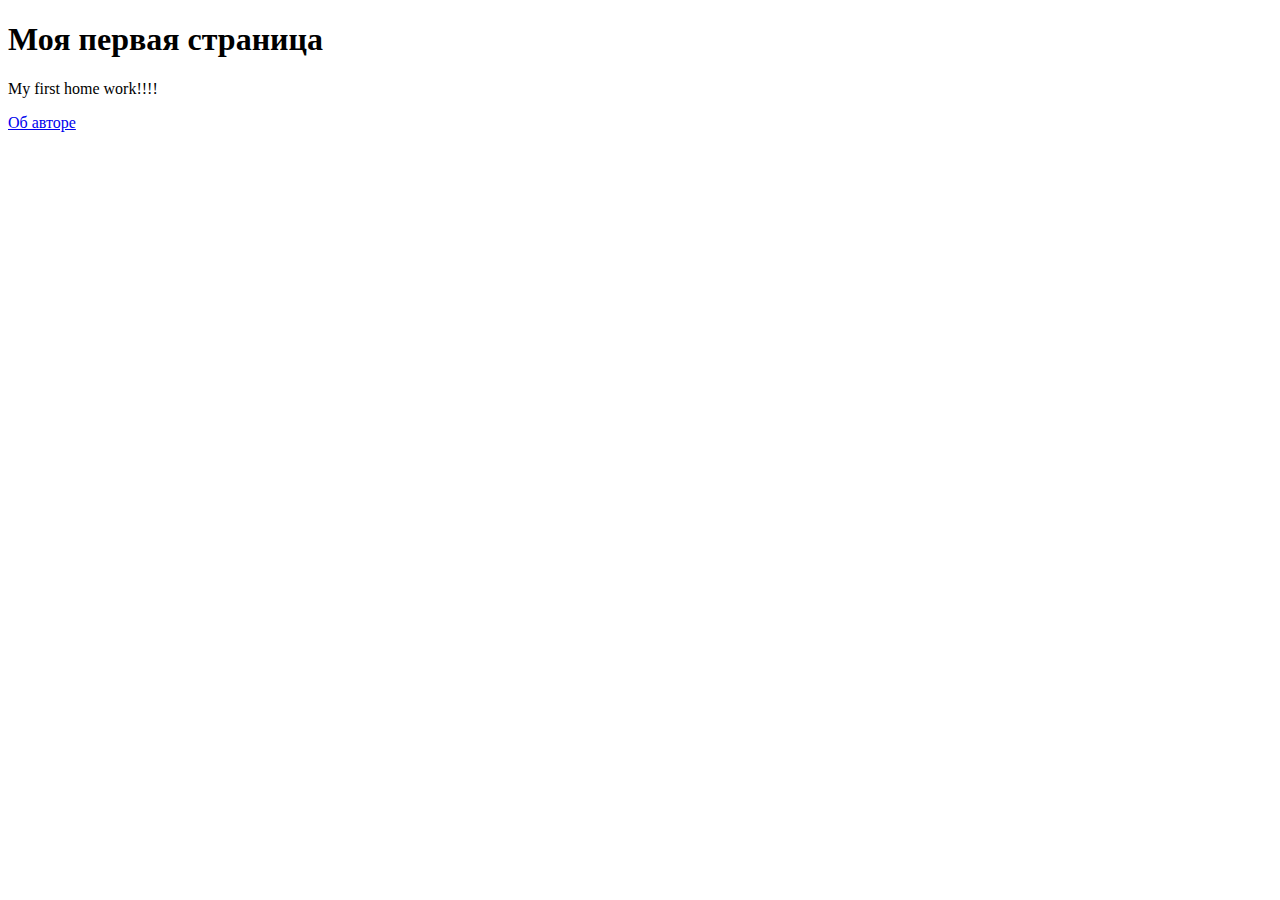
<file: lesson-2/index.html>
<!DOCTYPE html>
<html lang="en">

<head>
	<meta charset="UTF-8">
	<meta http-equiv="X-UA-Compatible" content="IE=edge">
	<meta name="viewport" content="width=device-width, initial-scale=1.0">
	<title>Document</title>
</head>

<body>
	<h1>Моя первая страница</h1>
	<p>My first home work!!!!</p>
	<p><a href="./about/index.html" target="_blank">Об авторе</a></p>
</body>

</html>
</file>
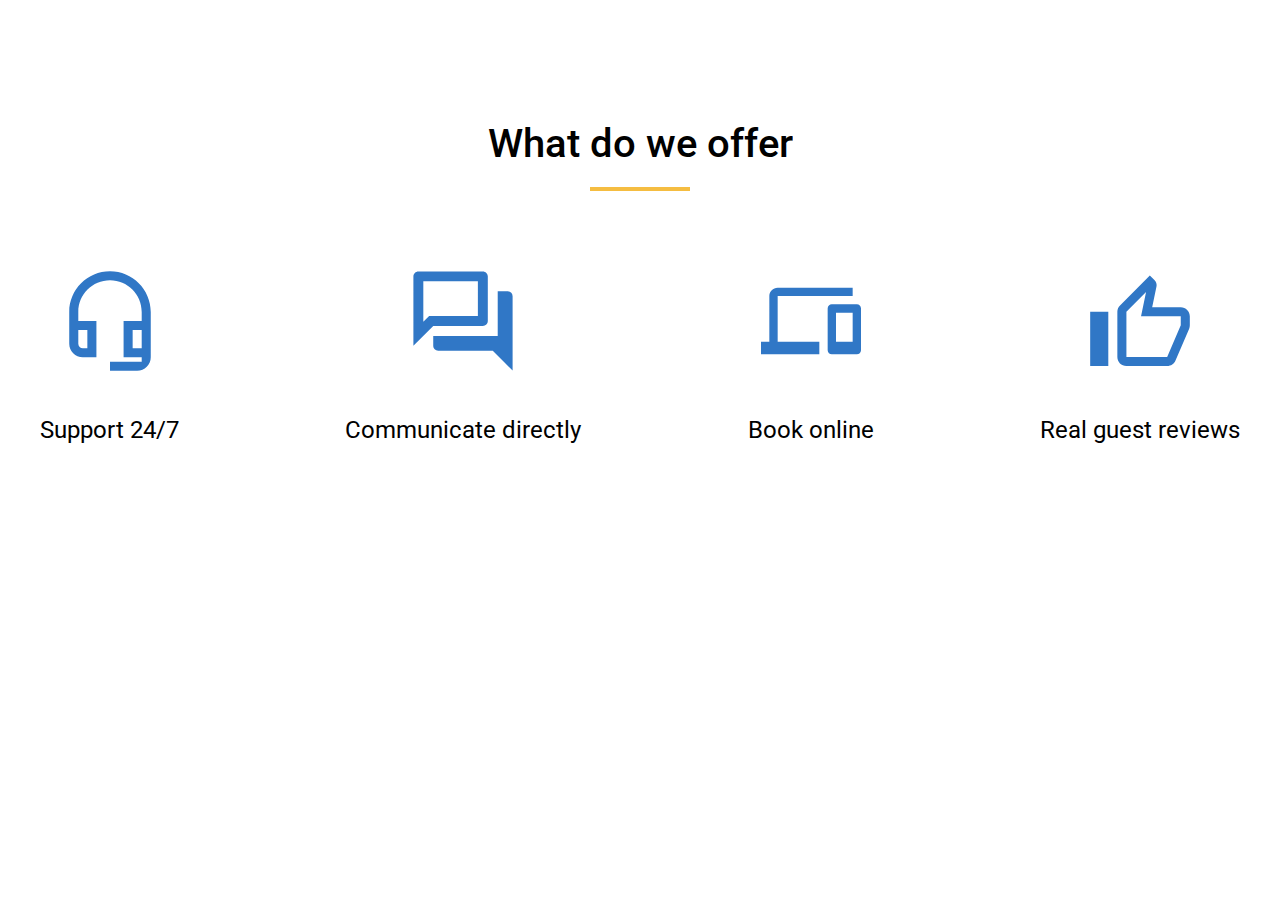
<file: lesson-4/index.html>
<!DOCTYPE html>
<html lang="en">

<head>
	<meta charset="UTF-8">
	<meta http-equiv="X-UA-Compatible" content="IE=edge">
	<meta name="viewport" content="width=device-width, initial-scale=1.0">
	<link rel="stylesheet" href="style/style.css">
	<title>CSS</title>
</head>

<body>
	<section class="advantages">
		<div class="container">
			<h2 class="advantages-title">What do we offer</h2>
			<div class="advantages-wrapper">
				<div class="advantages-item">
					<img src="img/icons/hear.svg" alt="hear">
					<div class="advantages-item__subtitle">Support 24/7</div>
				</div>
				<div class="advantages-item">
					<img src="img/icons/communicate.svg" alt="communicate">
					<div class="advantages-item__subtitle">Communicate directly</div>
				</div>
				<div class="advantages-item">
					<img src="img/icons/booking.svg" alt="booking">
					<div class="advantages-item__subtitle">Book online</div>
				</div>
				<div class="advantages-item">
					<img src="img/icons/ok.svg" alt="ok">
					<div class="advantages-item__subtitle">Real guest reviews</div>
				</div>
			</div>
		</div>
	</section>
</body>

</html>
</file>
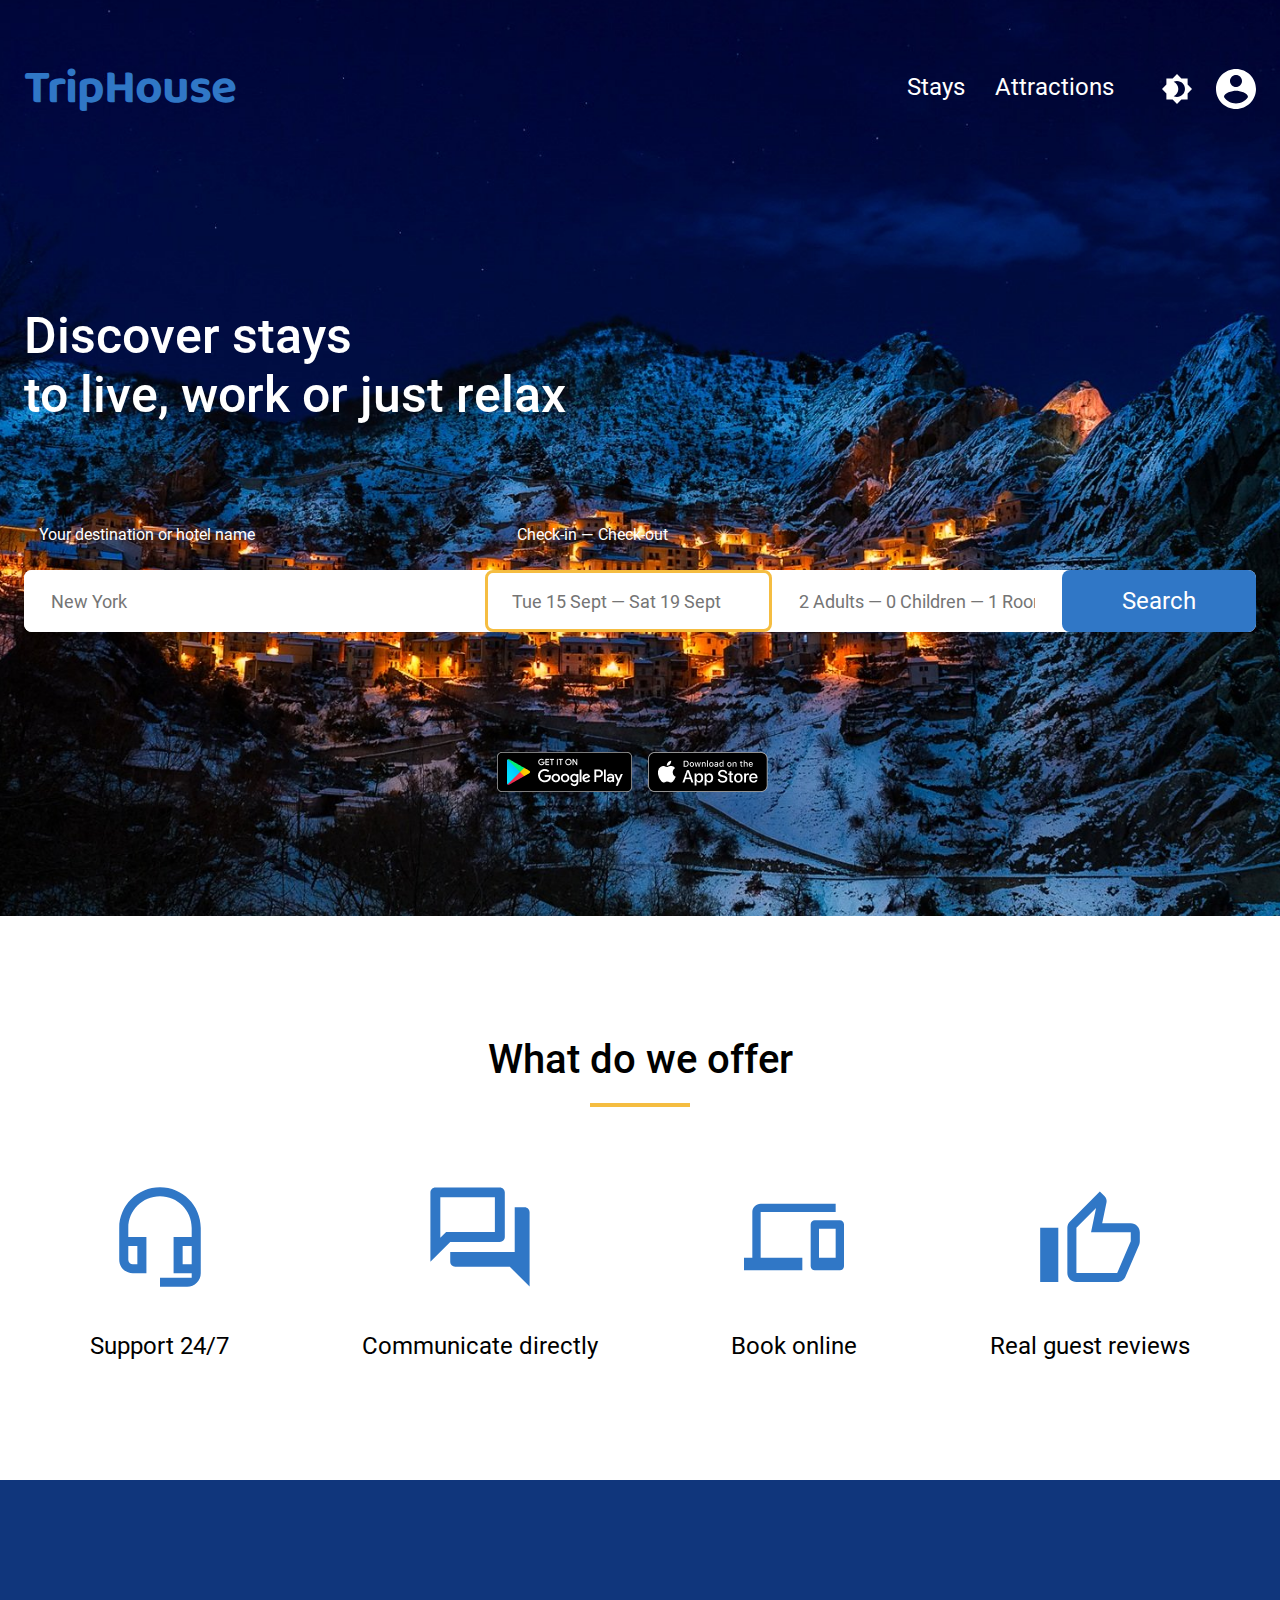
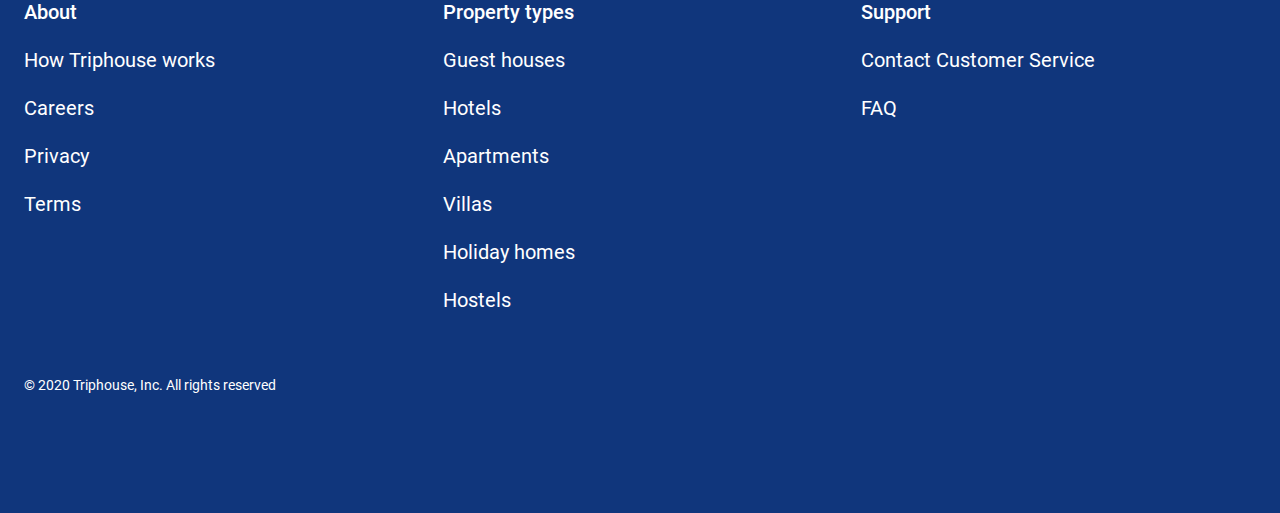
<file: lesson-6/index.html>
<!DOCTYPE html>
<html lang="en">

<head>
	<meta charset="UTF-8">
	<meta http-equiv="X-UA-Compatible" content="IE=edge">
	<meta name="viewport" content="width=device-width, initial-scale=1.0">
	<link rel="stylesheet" href="css/style.css">
	<!-- <link rel="stylesheet" href="css/media.css"> -->
	<title>CSS</title>
</head>

<body>
	<section class="main">
		<div class="container">
			<header class="header">
				<div class="header-logo">
					<a href="">TripHouse</a>
				</div>
				<div class="header-links">
					<a href="#">Stays</a>
					<a href="#">Attractions</a>
				</div>
				<div class="header-icons">
					<img src="img/icons/Night.svg" alt="">
					<img src="img/icons/account.svg" alt="">
				</div>
			</header>
			<h1 class="main-title">Discover stays <br>
				to live, work or just relax</h1>
			<form action="/" class="main-form">
				<label for="city">Your destination or hotel name</label>
				<label for="date">Check-in — Check-out</label>
				<input type="text" id="city" placeholder="New York">
				<input type="text" id="date" placeholder="Tue 15 Sept — Sat 19 Sept">
				<input type="text" placeholder="2 Adults — 0 Children — 1 Room" id="choice">
				<button class="button">Search</button>
			</form>
			<div class="main-download">
				<a href="">
					<img src="img/playmarket.png" alt="playmarket">
				</a>
				<a href="">
					<img src="img/appstore.png" alt="appstore">
				</a>
			</div>
		</div>
	</section>
	<section class="advantages">
		<div class="container">
			<h2 class="advantages-title">What do we offer</h2>
			<div class="advantages-wrapper">
				<div class="advantages-item">
					<img src="img/icons/hear.svg" alt="hear">
					<div class="advantages-item__subtitle">Support 24/7</div>
				</div>
				<div class="advantages-item">
					<img src="img/icons/communicate.svg" alt="communicate">
					<div class="advantages-item__subtitle">Communicate directly</div>
				</div>
				<div class="advantages-item">
					<img src="img/icons/booking.svg" alt="booking">
					<div class="advantages-item__subtitle">Book online</div>
				</div>
				<div class="advantages-item">
					<img src="img/icons/ok.svg" alt="ok">
					<div class="advantages-item__subtitle">Real guest reviews</div>
				</div>
			</div>
		</div>
	</section>
	<footer>
		<div class="container">
			<h4>TripHouse</h4>
			<div class="footer-wrapper">
				<div class="footer-box">
					<ul class="footer-links">
						<li><a href="#">About</a></li>
						<li><a href="#">How Triphouse works</a></li>
						<li><a href="#">Careers</a></li>
						<li><a href="#">Privacy</a></li>
						<li><a href="#">Terms</a></li>
					</ul>
				</div>
				<div class="footer-box">
					<ul class="footer-links">
						<li><a href="#">Property types</a></li>
						<li><a href="#">Guest houses</a></li>
						<li><a href="#">Hotels</a></li>
						<li><a href="#">Apartments</a></li>
						<li><a href="#">Villas</a></li>
						<li><a href="#">Holiday homes</a></li>
						<li><a href="#">Hostels</a></li>
					</ul>
				</div>
				<div class="footer-box">
					<ul class="footer-links">
						<li><a href="#">Support</a></li>
						<li><a href="#">Contact Customer Service</a></li>
						<li><a href="#">FAQ</a></li>
					</ul>
				</div>
			</div>
			<p>&#169; 2020 Triphouse, Inc. All rights reserved</p>
		</div>
	</footer>
</body>

</html>
</file>
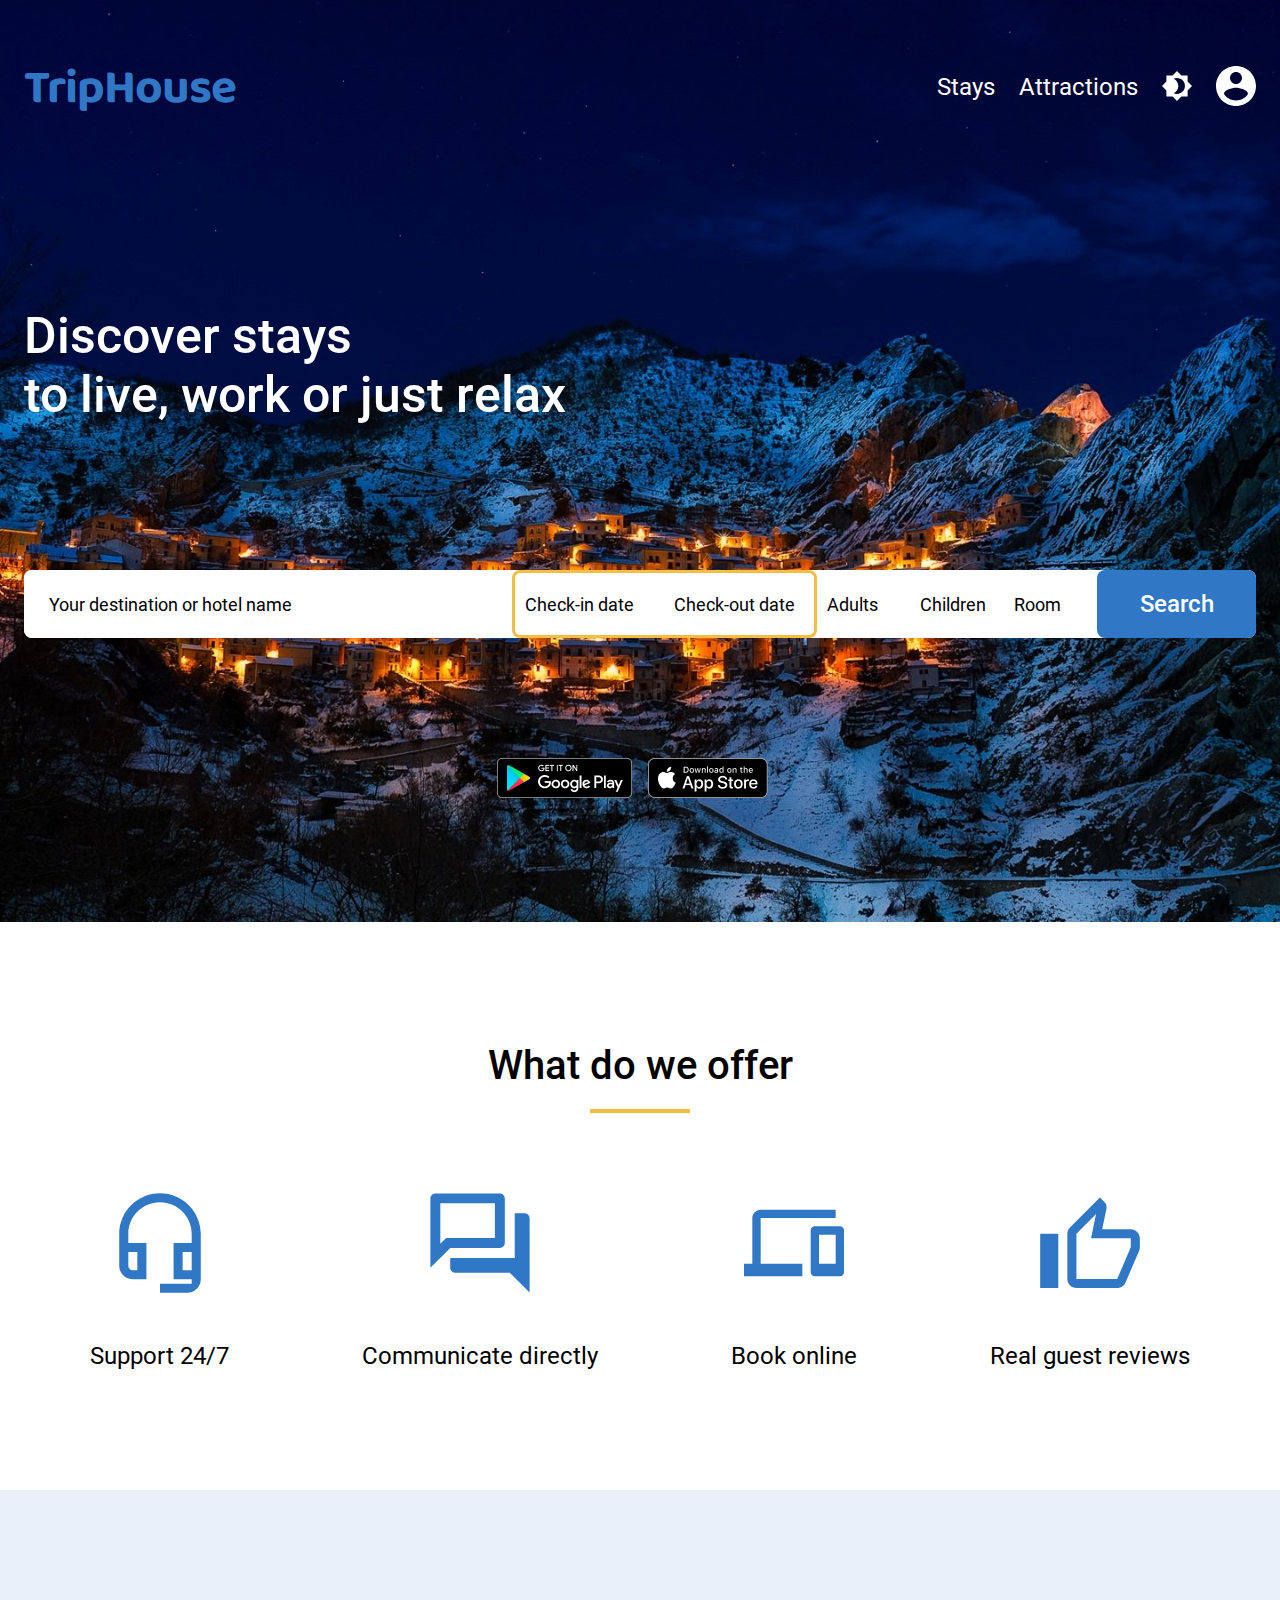
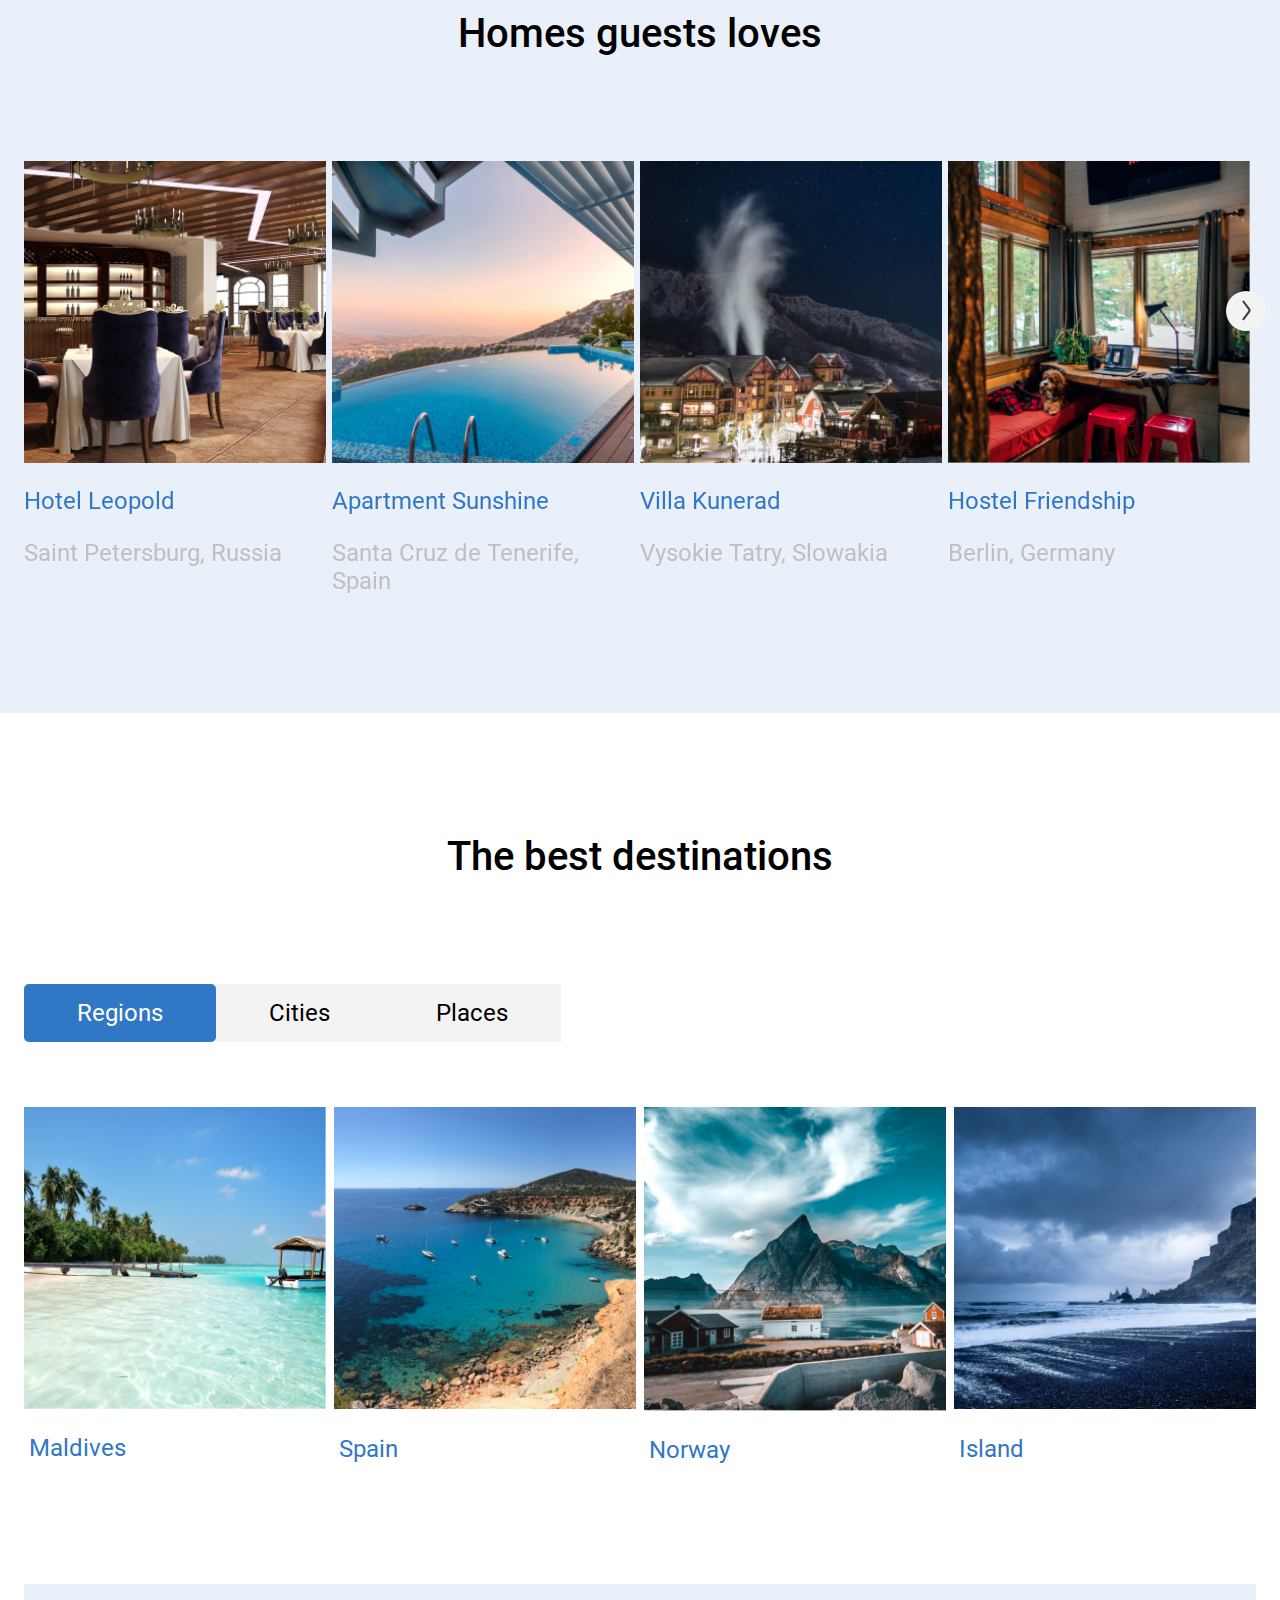
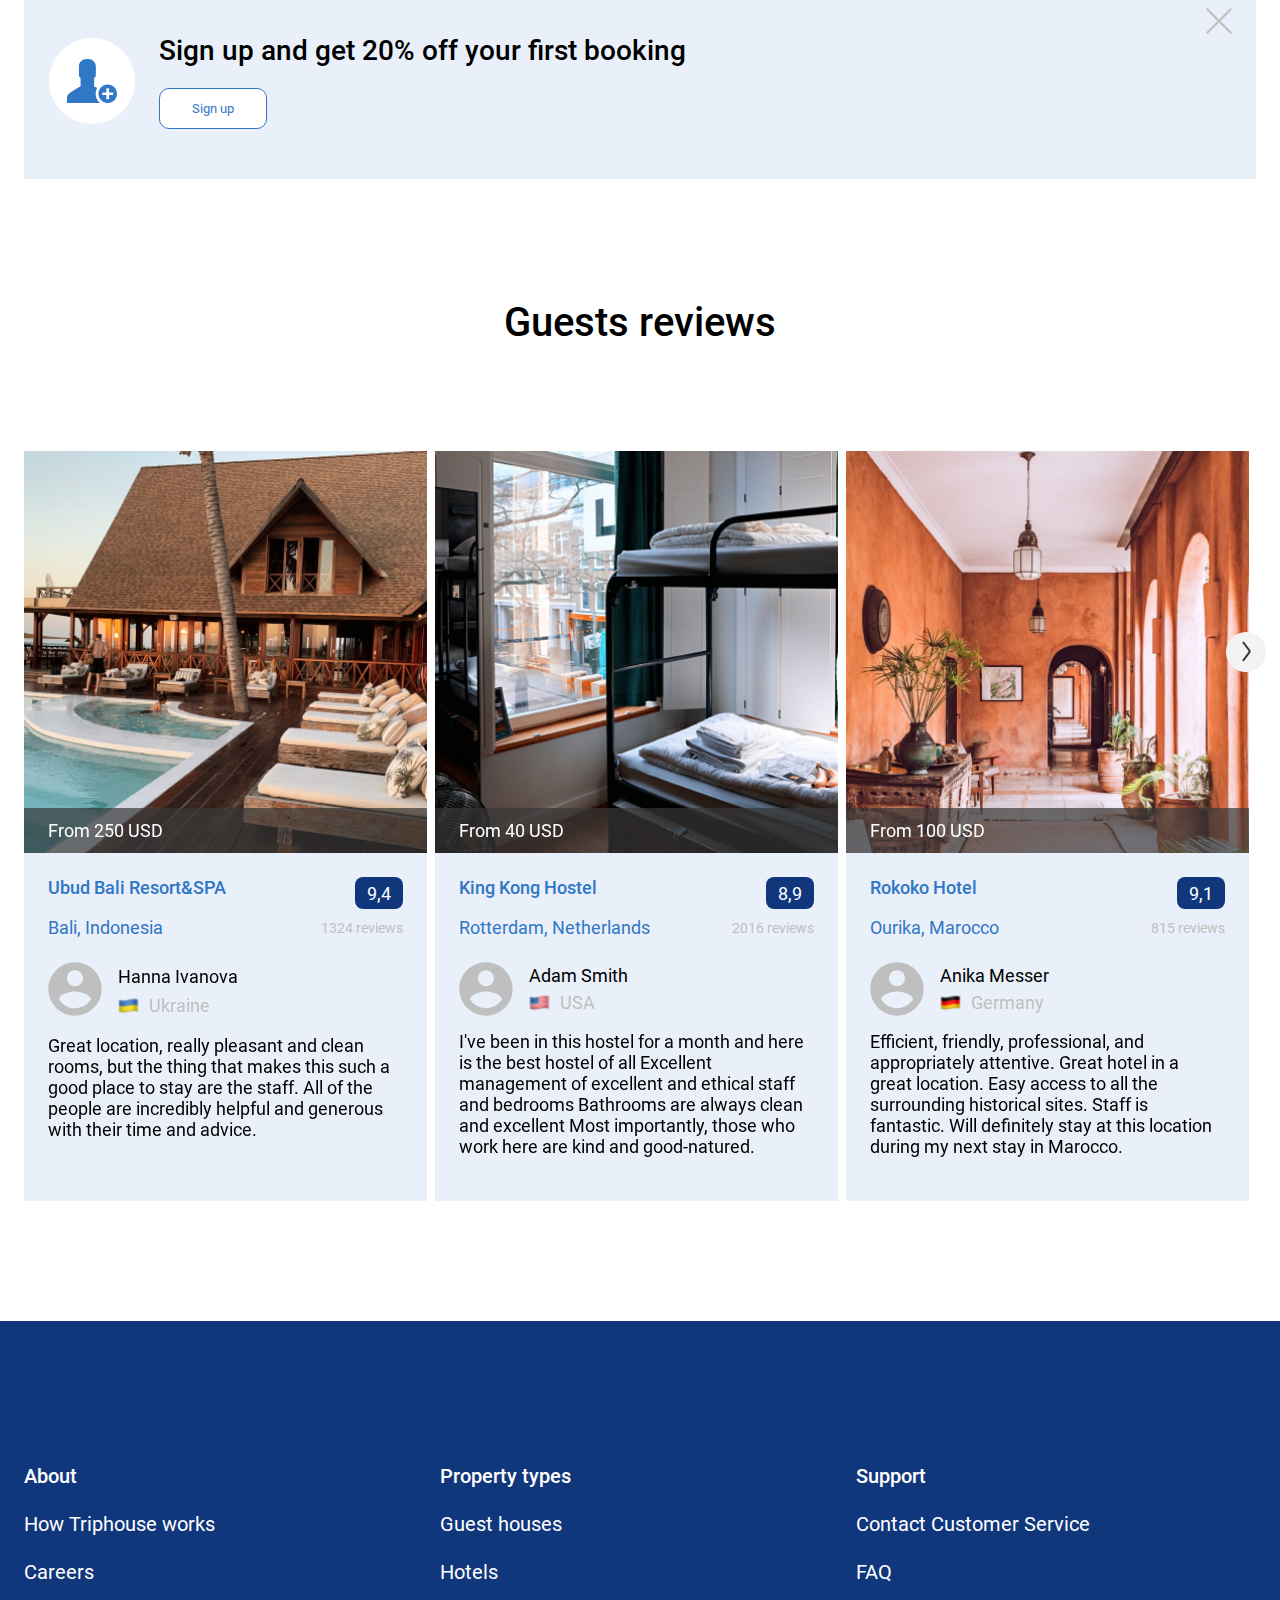
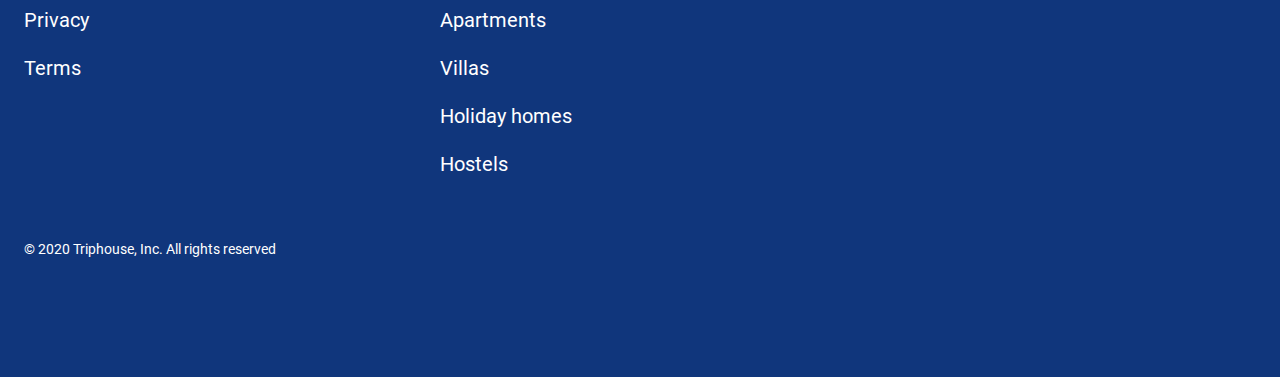
<file: TripHouse/index.html>
<!DOCTYPE html>
<html lang="en">

<head>
	<meta charset="UTF-8">
	<meta http-equiv="X-UA-Compatible" content="IE=edge">
	<meta name="viewport" content="width=device-width, initial-scale=1.0">
	<link rel="stylesheet" href="css/datepicker.css">
	<link rel="stylesheet" href="css/slick.css">
	<link rel="stylesheet" href="css/style.css">
	<title>CSS</title>
</head>

<body>
	<section class="main">
		<div class="container">
			<header class="header">
				<div class="header-logo">
					<a href="#">TripHouse</a>
				</div>
				<div class="header-links">
					<ul class="header-links__items">
						<li><a href="#" class="header-links__item">Stays</a></li>
						<li><a href="#" class="header-links__item">Attractions</a></li>
						<li><a href="#"><svg class="night">
									<use xlink:href="sprite.svg#night"></use>
								</svg></a></li>
						<li><a href="#"><svg class="account">
									<use xlink:href="sprite.svg#account"></use>
								</svg></a></li>
						<!-- <li><a href="#"><img src="img/icons/menuHamb.svg" alt=""></a></li> -->
					</ul>
					<div class="hamburger-menu">
						<input id="menu__toggle" type="checkbox" />
						<label class="menu__btn" for="menu__toggle">
							<span></span>
						</label>
						<ul class="menu__box">
							<li><a class="menu__item" href="#">Stays</a></li>
							<li><a class="menu__item" href="#">Attractions</a></li>
						</ul>
					</div>

				</div>
			</header>
			<h1 class="main-title">Discover stays <br>
				to live, work or just relax</h1>
			<form action="" class='main-form'>
				<div class="search-block search">
					<p>
						<input type="text" class="search-block__input" id="city" placeholder=" ">
						<label for="city" class="search-block__label">Your destination or hotel name</label>
					</p>
				</div>
				<div class="search-block date">
					<p>
						<input type="text" class="search-block__input datepicker-here" id="check-in" placeholder=" ">
						<label for="check-in" class="search-block__label">Check-in date</label>
					</p>
					<p>
						<input type="text" class="search-block__input datepicker-here" id="check-out" placeholder=" ">
						<label for="check-out" class="search-block__label">Check-out date</label>
					</p>
				</div>
				<div class="search-block people">
					<p>
						<input type="number" class="search-block__input" id="adults" placeholder=" ">
						<label for="adults" class="search-block__label">Adults</label>
					</p>
					<p>
						<input type="number" class="search-block__input" id="children" placeholder=" ">
						<label for="children" class="search-block__label">Children</label>
					</p>
					<p>
						<input type="number" class="search-block__input" id="rooms" placeholder=" ">
						<label for="rooms" class="search-block__label">Room</label>
					</p>
				</div>
				<div class="search-block button">
					<button>Search</button>
				</div>
			</form>
			<div class=" main-download">
				<a href="">
					<img src="img/playmarket.png" alt="playmarket">
				</a>
				<a href="">
					<img src="img/appstore.png" alt="appstore">
				</a>
			</div>
		</div>
	</section>
	<!-- Section - Main -->
	<!-- Section - Advatages -->
	<section class="advantages">
		<div class="container">
			<h2 class="advantages-title">What do we offer</h2>
			<div class="advantages-wrapper">
				<div class="advantages-item">
					<svg class="advantages-icon">
						<use xlink:href="img/sprite.svg#hear"></use>
					</svg>
					<div class="advantages-item__subtitle">Support 24/7</div>
				</div>
				<div class="advantages-item">
					<svg class="advantages-icon">
						<use xlink:href="img/sprite.svg#communicate"></use>
					</svg>
					<div class="advantages-item__subtitle">Communicate directly</div>
				</div>
				<div class="advantages-item">
					<svg class="advantages-icon">
						<use xlink:href="img/sprite.svg#booking"></use>
					</svg>
					<div class="advantages-item__subtitle">Book online</div>
				</div>
				<div class="advantages-item">
					<svg class="advantages-icon">
						<use xlink:href="img/sprite.svg#ok"></use>
					</svg>
					<div class="advantages-item__subtitle">Real guest reviews</div>
				</div>
			</div>
		</div>
	</section>
	<!-- Section - Advantages  end -->
	<!--Section - favorite -->
	<section class="favorite">
		<div class="container">
			<h2>Homes guests loves</h2>
			<div class="favorite-wrapper slick__wrapper">
				<div class="favorite-item">
					<div class="favorite-item__img">
						<img src="img/favorite/hotel.png" alt="hotel">
					</div>
					<div class="favorite-item__title">Hotel Leopold</div>
					<div class="favorite-item__descr">Saint Petersburg, Russia</div>
				</div>
				<div class="favorite-item">
					<div class="favorite-item__img">
						<img src="img/favorite/apartament.png" alt="apartament">
					</div>
					<div class="favorite-item__title">Apartment Sunshine</div>
					<div class="favorite-item__descr">Santa Cruz de Tenerife, Spain</div>
				</div>
				<div class="favorite-item">
					<div class="favorite-item__img">
						<img src="img/favorite/villa.png" alt="villa">
					</div>
					<div class="favorite-item__title">Villa Kunerad</div>
					<div class="favorite-item__descr">Vysokie Tatry, Slowakia</div>
				</div>
				<div class="favorite-item">
					<div class="favorite-item__img">
						<img src="img/favorite/hostel.png" alt="hostel">
					</div>
					<div class="favorite-item__title">Hostel Friendship</div>
					<div class="favorite-item__descr">Berlin, Germany</div>
				</div>
				<div class="favorite-item">
					<div class="favorite-item__img">
						<img src="img/favorite/bali.jpg" alt="hostel">
					</div>
					<div class="favorite-item__title">Pura Ulun Danu Bratan</div>
					<div class="favorite-item__descr">Bali, Indonesia</div>
				</div>
			</div>
		</div>
	</section>
	<!--Section - favorite  end-->
	<!-- Section -destinations start -->
	<section class="destinations">
		<div class="container">
			<h2 class="destinations-title">The best destinations</h2>
			<div class="tabs">
				<ul class="tabs__items">
					<li class="tabs__item tabs__item-active">Regions</li>
					<li class="tabs__item">Cities</li>
					<li class="tabs__item">Places</li>
				</ul>
			</div>
			<div class="destinations-wrapper tabs__content tabs__content-active" id="regions">
				<div class="item">
					<div class="item-img"><img src="img/regions/mald.png" alt="">
						<span>Book now</span>
					</div>
					<div class="descr">Maldives</div>
				</div>
				<div class="item">
					<div class="item-img"><img src="img/regions/Spain.png" alt="">
						<span>Book now</span></div>
					<div class="descr">Spain</div>
				</div>
				<div class="item">
					<div class="item-img"><img src="img/regions/Norway.png" alt="">
						<span>Book now</span></div>
					<div class="descr">Norway</div>
				</div>
				<div class="item">
					<div class="item-img"><img src="img/regions/island.png" alt="">
						<span>Book now</span></div>
					<div class="descr">Island</div>
				</div>
			</div>
			<!-- Cities -->
			<div class="destinations-wrapper tabs__content" id="cities">
				<div class="item">
					<div class="item-img"><img src="img/cities/berlin.png" alt="">
						<span>Book now</span></div>
					<div class="descr">Berlin, Germany</div>
				</div>
				<div class="item">
					<div class="item-img"><img src="img/cities/paris.png" alt="">
						<span>Book now</span>
					</div>
					<div class="descr">Paris, France</div>
				</div>
				<div class="item">
					<div class="item-img"><img src="img/cities/budapest.png" alt="">
						<span>Book now</span></div>
					<div class="descr">Budapest, Hungary</div>
				</div>
				<div class="item">
					<div class="item-img"><img src="img/cities/london.png" alt="">
						<span>Book now</span></div>
					<div class="descr">London, United Kingdom</div>
				</div>
			</div>
			<!-- Places -->
			<div class="destinations-wrapper tabs__content" id="place">
				<div class="item">
					<div class="item-img"><img src="img/place/castleedinburg.png" alt="">
						<span>Book now</span></div>
					<div class="descr">Edinburgh Castle, Edinburgh, United Kingdom</div>
				</div>
				<div class="item">
					<div class="item-img"><img src="img/place/castleger.png" alt="">
						<span>Book now</span>
					</div>
					<div class="descr">Neuschwanstein, Fussen, Germany</div>
				</div>
				<div class="item">
					<div class="item-img"><img src="img/place/bigben.png" alt="">
						<span>Book now</span></div>
					<div class="descr">Big Ben, London, United Kingdom</div>
				</div>
				<div class="item">
					<div class="item-img"><img src="img/place/colos.png" alt="">
						<span>Book now</span></div>
					<div class="descr">Colosseum, Roma, Italy</div>
				</div>
			</div>
		</div>
	</section>
	<!-- Section -destinations end -->
	<section class="sign-up">
		<div class="container">
			<div class="wrapper">
				<div class="sign-up__login">
					<img src="img/icons/Group.svg" alt="login"></div>
				<div class="sign-up__descr">
					<p>Sign up and get 20% off your first booking</p>
					<button>Sign up</button>
				</div>
				<div class="close">
					<a href="#"><img src="img/icons/close.svg" alt="close"></a>
				</div>
			</div>

		</div>
	</section>
	<!-- Section - Sign Up end -->
	<!-- Section - reviews -->
	<section class="reviews">
		<div class="container">
			<h2>Guests reviews</h2>
			<div class="reviews-wrapper slick-wrapper">
				<div class="reviews-box">
					<div class="reviews-box__background">
						<img src="img/reviews/image.png" alt="hotel">
						<span>From 250 USD</span>
					</div>
					<div class="wrapper">
						<div class="reviews-box__rating">
							<div class="locate">
								<span class="locate-name">Ubud Bali Resort&SPA</span>
								<span class="locate-box">9,4</span>
							</div>
							<div class="rating">
								<span class="rating-place">Bali, Indonesia</span>
								<span class="rating-reviews">1324 reviews</span>
							</div>
						</div>
						<div class="reviews-box__comment">
							<div class="avatar">
								<svg class="author__avatar">
									<use xlink:href="img/sprite.svg#avatar"></use>
								</svg>
							</div>
							<div class="author">
								<span class="author-name">Hanna Ivanova</span>
								<span class="author-nation"><img src="img/reviews/ua.ico" alt=""> Ukraine</span>
							</div>
							<p>Great location, really pleasant and clean rooms, but the thing that makes this such a good place to
								stay are
								the staff. All of the people are incredibly helpful and generous with their time and advice. </p>
						</div>
					</div>
				</div>
				<div class="reviews-box">
					<div class="reviews-box__background">
						<img src="img/reviews/image-1.png" alt="hotel">
						<span>From 40 USD</span>
					</div>
					<div class="wrapper">
						<div class="reviews-box__rating">
							<div class="locate">
								<span class="locate-name">King Kong Hostel</span>
								<span class="locate-box">8,9</span>
							</div>
							<div class="rating">
								<span class="rating-place">Rotterdam, Netherlands</span>
								<span class="rating-reviews">2016 reviews</span>
							</div>
						</div>
						<div class="reviews-box__comment">
							<div class="avatar">
								<img src="img/reviews/avatar.svg" alt="">
							</div>
							<div class="author">
								<span class="author-name">Adam Smith</span>
								<span class="author-nation"><img src="img/reviews/usa.ico" alt=""> USA</span>
							</div>
							<p>I've been in this hostel for a month and here is the best hostel of all
								Excellent management of excellent and ethical staff and bedrooms Bathrooms are always clean and
								excellent
								Most importantly, those who work here are kind and good-natured. </p>
						</div>
					</div>
				</div>
				<div class="reviews-box">
					<div class="reviews-box__background">
						<img src="img/reviews/image-2.png" alt="hotel">
						<span>From 100 USD</span>
					</div>
					<div class="wrapper">
						<div class="reviews-box__rating">
							<div class="locate">
								<span class="locate-name">Rokoko Hotel</span>
								<span class="locate-box">9,1</span>
							</div>
							<div class="rating">
								<span class="rating-place">Ourika, Marocco</span>
								<span class="rating-reviews">815 reviews</span>
							</div>
						</div>
						<div class="reviews-box__comment">
							<div class="avatar">
								<img src="img/reviews/avatar.svg" alt="">
							</div>
							<div class="author">
								<span class="author-name">Anika Messer</span>
								<span class="author-nation"><img src="img/reviews/ger.ico" alt=""> Germany</span>
							</div>
							<p>Efficient, friendly, professional, and appropriately attentive. Great hotel in a great location. Easy
								access
								to all the surrounding historical sites. Staff is fantastic. Will definitely stay at this location
								during my
								next stay in Marocco.</p>
						</div>
					</div>
				</div>
				<div class="reviews-box">
					<div class="reviews-box__background">
						<img src="img/reviews/bali.jpg" alt="hotel">
						<span>From 180 USD</span>
					</div>
					<div class="wrapper">
						<div class="reviews-box__rating">
							<div class="locate">
								<span class="locate-name">The Viceoroy Bali </span>
								<span class="locate-box">9,4</span>
							</div>
							<div class="rating">
								<span class="rating-place">Bali, Indonesia</span>
								<span class="rating-reviews">2158 reviews</span>
							</div>
						</div>
						<div class="reviews-box__comment">
							<div class="avatar">
								<img src="img/reviews/avatar.svg" alt="">
							</div>
							<div class="author">
								<span class="author-name">Donald Duck</span>
								<span class="author-nation"><img src="img/reviews/ger.ico" alt=""> Germany</span>
							</div>
							<p>Efficient, friendly, professional, and appropriately attentive. Great hotel in a great location. Easy
								access
								to all the surrounding historical sites. Staff is fantastic. Will definitely stay at this location
								during my
								next stay in Marocco.</p>
						</div>
					</div>
				</div>

			</div>
		</div>
	</section>
	<!-- Section - reviews end -->
	<!-- Section .mobile-app start-->
	<section class="mobile-app">
		<div class="mobile-app__wrapper">
			<div class="mobile-app__close">
				<a href="#"><img src="img/icons/close.svg" alt=""></a></div>
			<div class="mobile-app__img">TripHouse</div>
			<div class="mobile-app__descr">Sign up in the app and get 20% off your first booking</div>
			<div class="mobile-app__link"><a href="#">Install</a></div>
		</div>
	</section>
	<!-- Sectio- .mobile-app end-->

	<!-- Section - Sign Up start -->

	<!-- Footer  -->
	<footer>
		<div class="container">
			<h4>TripHouse</h4>
			<div class="footer-wrapper">
				<div class="footer-box">
					<ul class="footer-links">
						<li><a href="#">About</a></li>
						<li><a href="#">How Triphouse works</a></li>
						<li><a href="#">Careers</a></li>
						<li><a href="#">Privacy</a></li>
						<li><a href="#">Terms</a></li>
					</ul>
				</div>
				<div class="footer-box">
					<ul class="footer-links">
						<li><a href="#">Property types</a></li>
						<li><a href="#">Guest houses</a></li>
						<li><a href="#">Hotels</a></li>
						<li><a href="#">Apartments</a></li>
						<li><a href="#">Villas</a></li>
						<li><a href="#">Holiday homes</a></li>
						<li><a href="#">Hostels</a></li>
					</ul>
				</div>
				<div class="footer-box">
					<ul class="footer-links">
						<li><a href="#">Support</a></li>
						<li><a href="#">Contact Customer Service</a></li>
						<li><a href="#">FAQ</a></li>
					</ul>
				</div>
			</div>
			<p>&#169; 2020 Triphouse, Inc. All rights reserved</p>
		</div>
	</footer>
	<script src="https://code.jquery.com/jquery-3.6.0.min.js"></script>
	<script src="js/datapicker.js"></script>
	<script src="js/slick.js"></script>
	<script src="js/main.js"></script>
</body>

</html>
</file>
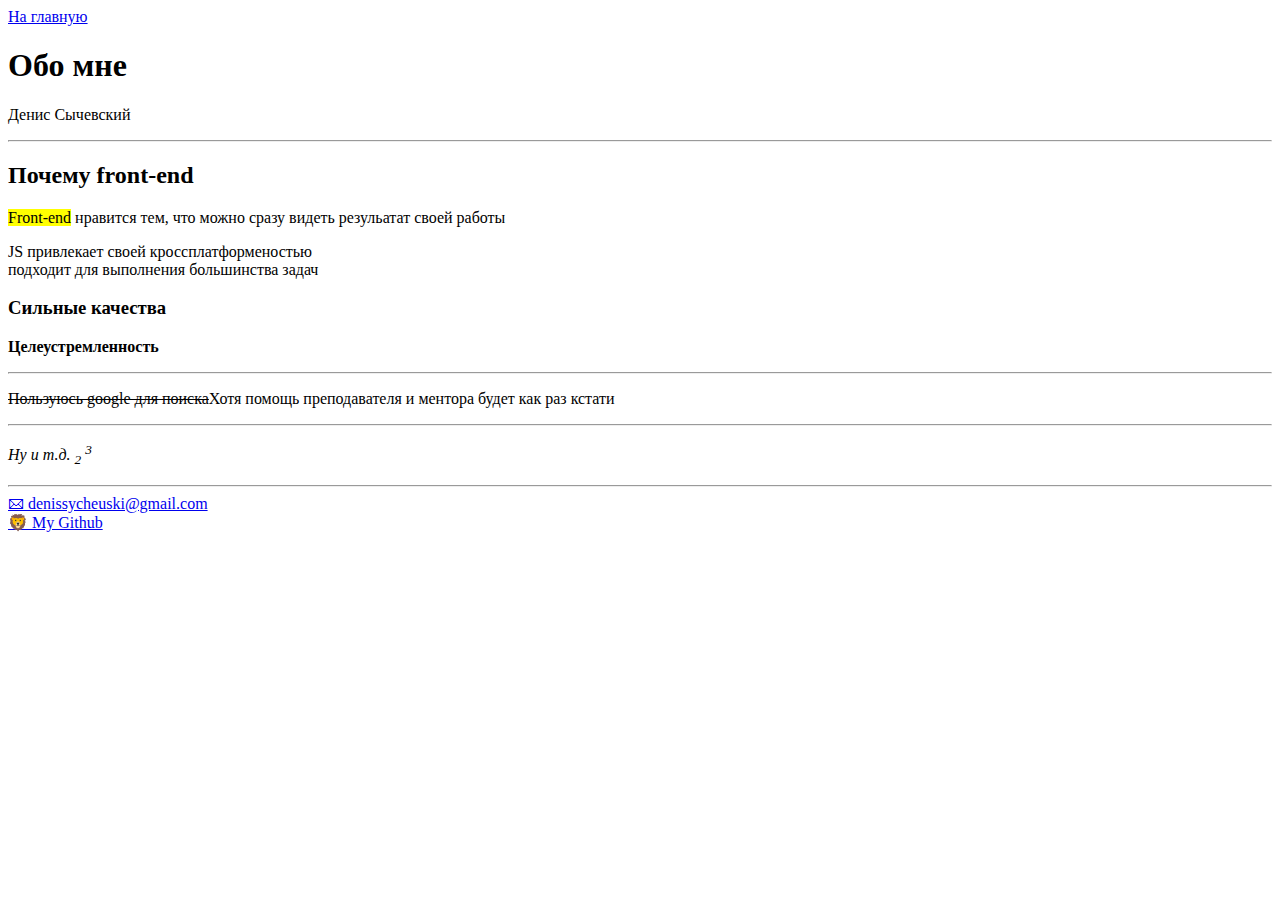
<file: lesson-2/about/index.html>
<!DOCTYPE html>
<html lang="en">

<head>
	<meta charset="UTF-8">
	<meta http-equiv="X-UA-Compatible" content="IE=edge">
	<meta name="viewport" content="width=device-width, initial-scale=1.0">
	<title>Document</title>
</head>

<body>
	<a href="../index.html" target="_blank">На главную</a>
	<h1>Обо мне</h1>
	<p>Денис Сычевский</p>
	<hr>
	<h2>Почему front-end</h2>
	<p><mark>Front-end</mark> нравится тем, что можно сразу видеть резульатат своей работы<div class=""></div>JS
		привлекает своей
		кроссплатформеностью
		<br>
		подходит для выполнения большинства задач</p>
	<h3>Сильные качества</h3>
	<p><strong>Целеустремленность</strong></p>
	<hr>
	<p><del>Пользуюсь google для поиска</del>Хотя помощь преподавателя и ментора будет как раз кстати</p>
	<hr>
	<p><em>Ну и т.д. <sub>2</sub> <sup>3</sup></em></p>
	<hr>
	<a href="mailto:denissycheuski@gmail.com">&#128386; denissycheuski@gmail.com</a>
	<br>
	<a href="https://github.com/EvilNeighbor"> &#129409; My Github</a>

</body>


</html>
</file>
<file: lesson-4/style/style.css>
@import url('https://fonts.googleapis.com/css2?family=Roboto:wght@400;500&display=swap');

* {
	margin: 0;
	padding: 0;
	box-sizing: border-box;
}

.container {
	max-width: 1220px;
	margin: 0 auto;
	padding: 0 10px;
}

.advantages {
	padding: 120px 0;
}

h2 {
	text-align: center;
	font-size: 40px;
	font-family: 'Roboto';
	font-weight: 500;
}

.advantages-title:after {
	content: '';
	display: block;
	height: 4px;
	width: 100px;
	margin: 0 auto;
	margin-top: 20px;
	background: #F5BD41;
}

.advantages-wrapper {
	display: flex;
	justify-content: space-between;
	align-items: center;
	margin-top: 80px;
}

.advantages-item>img {
	display: block;
	width: 100px;
	height: 100px;
	margin: 0 auto;
}

.advantages-item__subtitle {
	font-family: 'Roboto';
	font-size: 24px;
	text-align: center;
	margin-top: 45px;
}
</file>
<file: lesson-6/css/style.css>
@import url(fonts.css);
@import url("https://fonts.googleapis.com/css2?family=Baloo+2:wght@500;700;800&display=swap");
* {
  margin: 0;
  padding: 0;
  box-sizing: border-box;
  font-family: "Roboto";
}

a {
  text-decoration: none;
}

.container {
  max-width: 1264px;
  margin: 0 auto;
  padding: 0 16px;
}

.main {
  padding: 50px 0 120px;
  background: url(../img/main-bg.png) center center/cover no-repeat;
  min-height: 100vh;
}

.main .header {
  display: flex;
  justify-content: space-between;
  align-items: center;
}

.main .header-logo a {
  font-family: 'Baloo 2', cursive;
  font-weight: 700;
  color: #3077C6;
  font-size: 48px;
  letter-spacing: -1px;
}

.main .header-logo a:hover {
  transition: ease-in-out 0.2s;
  text-shadow: 0 0 6px rgba(236, 52, 52, 0.9);
}

.main .header-links {
  margin-left: auto;
  font-size: 24px;
}

.main .header-links a {
  color: #fff;
  line-height: 28px;
  margin-right: 24px;
  display: inline-block;
}

.main .header-links a:last-child {
  margin-right: 48px;
}

.main .header-links a:after {
  content: "";
  height: 3px;
  background-color: #F5BD41;
  display: block;
  width: 95%;
  transform: translateY(12px) scale(0);
  margin: 0 auto;
}

.main .header-links a:hover::after {
  transition: all 0.3s;
  transform: translateY(12px) scale(1);
}

.main .header-icons {
  display: flex;
  align-items: center;
}

.main .header-icons img:first-child {
  margin-right: 24px;
}

.main-title {
  font-size: 50px;
  font-weight: 500;
  text-align-last: left;
  color: #fff;
  margin-top: 180px;
  line-height: 59px;
  margin-bottom: 145px;
}

.main label {
  position: absolute;
  color: #fff;
  top: -45px;
  left: 15px;
}

.main label + label {
  left: 40%;
}

.main label:hover {
  cursor: pointer;
}

.main-form {
  background-color: #fff;
  border-radius: 8px;
  margin-top: 24px;
  display: flex;
  position: relative;
}

.main-form #city {
  flex-basis: 40%;
}

.main-form #date {
  flex-basis: 20%;
  border: 3px solid #F5BD41;
}

.main-form #choice {
  flex-basis: 25%;
}

.main-form input {
  padding: 16px 24px;
  border-radius: 8px;
  font-size: 18px;
  border: 3px solid transparent;
  outline: none;
}

.main-form .button {
  font-size: 24px;
  padding: 14px 57px;
  border-radius: 8px;
  background-color: #3077C6;
  color: #fff;
  border: 3px solid transparent;
}

.main-form .button:hover {
  cursor: pointer;
}

.main-download {
  margin-top: 120px;
  display: flex;
  justify-content: center;
}

.main-download a {
  margin-right: 16px;
}

.advantages {
  padding: 120px 0;
}

h2 {
  text-align: center;
  font-size: 40px;
  font-family: "Roboto";
  font-weight: 500;
}

.advantages-title:after {
  content: "";
  display: block;
  height: 4px;
  width: 100px;
  margin: 0 auto;
  margin-top: 20px;
  background: #f5bd41;
}

.advantages-wrapper {
  display: flex;
  justify-content: space-around;
  align-items: center;
  margin-top: 80px;
}

.advantages-item img {
  display: block;
  width: 100px;
  height: 100px;
  margin: 0 auto;
}

.advantages-item__subtitle {
  font-family: "Roboto";
  font-size: 24px;
  text-align: center;
  margin-top: 45px;
}

footer {
  color: #fff;
  font-family: "Roboto";
  padding: 120px 0;
  background: #10367c;
}

footer h4 {
  display: none;
}

footer p {
  font-size: 14px;
  margin-top: 64px;
}

footer .footer-box {
  width: 395px;
}

footer .footer-wrapper {
  display: flex;
  justify-content: space-between;
}

footer .footer-wrapper .footer-links {
  list-style: none;
}

footer .footer-wrapper .footer-links li {
  margin-top: 23px;
}

footer .footer-wrapper .footer-links li:first-child {
  font-size: 20px;
  font-weight: 500;
  margin-top: 0;
}

footer .footer-wrapper .footer-links a {
  color: #fff;
  text-decoration: none;
  font-size: 20px;
  display: inline-block;
}

footer .footer-wrapper .footer-links a:after {
  content: '';
  display: block;
  height: 1px;
  width: 100%;
  background-color: #fff;
  transform: scale(0);
}

footer .footer-wrapper .footer-links a:hover::after {
  transition: all 0.2s;
  transform: scale(1);
}

@media (max-width: 575px) {
  .main-title {
    margin-top: 80px;
  }
  .main .header {
    flex-direction: column;
  }
  .main .header-links {
    margin: auto;
  }
  .main .header-links a:last-child {
    margin-right: 0;
  }
  .main .header-icons {
    display: none;
  }
  .main label {
    display: none;
  }
  .main form {
    display: none;
  }
  .advantages {
    padding: 24px 0 40px 0;
  }
  .advantages-title {
    font-size: 28px;
    line-height: 33px;
  }
  .advantages-title:after {
    display: none;
  }
  .advantages-wrapper {
    flex-direction: column;
    margin-top: 32px;
  }
  .advantages-item {
    margin-top: 32px;
  }
  .advantages-item:first-child {
    margin-top: 0;
  }
  .advantages-item img {
    width: 70px;
    height: 70px;
  }
  .advantages-item__subtitle {
    font-size: 15px;
    margin-top: 16px;
  }
  footer {
    padding: 40px 68px;
  }
  footer .container {
    max-width: 225px;
    padding: 0;
  }
  footer h4 {
    display: block;
    text-align: center;
    font-family: 'Baloo 2', cursive;
    font-weight: 500;
    font-size: 22px;
  }
  footer p {
    font-size: 12px;
    margin-top: 29px;
  }
  footer .footer-box {
    width: auto;
    margin-top: 27px;
  }
  footer .footer-wrapper .footer-links li:first-child a {
    text-decoration: underline;
    font-size: 15px;
  }
  footer .footer-wrapper .footer-links li:not(:first-child) {
    display: none;
  }
  footer .footer-wrapper .footer-links a:after {
    display: none;
  }
}
</file>
<file: lesson-6/css/media.css>
@media (min-width: 1200px) {}

@media (max-width: 1199px) {}

@media (max-width: 991px) {}

@media (max-width: 767px) {}

@media (max-width: 575px) {
	.advantages {
		padding: 24px 0 40px 0;
	}

	.advantages-title {
		font-size: 28px;
		line-height: 33px;
	}

	.advantages-title:after {
		display: none;
	}

	.advantages-wrapper {
		flex-direction: column;
		margin-top: 32px;
	}

	.advantages-item {
		margin-top: 32px;
	}

	.advantages-item:first-child {
		margin-top: 0px;
	}

	.advantages-item img {
		width: 70px;
		height: 70px;
	}

	.advantages-item__subtitle {
		font-size: 15px;
		margin-top: 16px;
	}

	footer {
		padding: 40px 68px 40px;
	}

	footer .container {
		max-width: 225px;
		padding: 0;
	}

	footer h4 {
		display: block;
		text-align: center;
		font-family: 'Baloo 2', cursive;
		font-weight: 500;
		font-size: 22px;
	}

	footer li:first-child {
		text-decoration: underline;
	}

	footer a {
		display: none;
	}

	footer .footer-wrapper .footer-links {
		width: auto;
	}

	footer .footer-wrapper .footer-links span {
		font-size: 15px;
		line-height: 18px;
		margin-top: 33px;
	}

	footer p {
		text-align: center;
		margin-top: 32px;
		font-size: 12px;
	}
}
</file>
<file: TripHouse/css/datepicker.css>
.datepicker--cell-day.-other-month-,
.datepicker--cell-year.-other-decade- {
	color: #dedede;
}

.datepicker--cell-day.-other-month-:hover,
.datepicker--cell-year.-other-decade-:hover {
	color: #c5c5c5;
}

.-disabled-.-focus-.datepicker--cell-day.-other-month-,
.-disabled-.-focus-.datepicker--cell-year.-other-decade- {
	color: #dedede;
}

.-selected-.datepicker--cell-day.-other-month-,
.-selected-.datepicker--cell-year.-other-decade- {
	color: #fff;
	background: #a2ddf6;
}

.-selected-.-focus-.datepicker--cell-day.-other-month-,
.-selected-.-focus-.datepicker--cell-year.-other-decade- {
	background: #8ad5f4;
}

.-in-range-.datepicker--cell-day.-other-month-,
.-in-range-.datepicker--cell-year.-other-decade- {
	background-color: rgba(92, 196, 239, 0.1);
	color: #cccccc;
}

.-in-range-.-focus-.datepicker--cell-day.-other-month-,
.-in-range-.-focus-.datepicker--cell-year.-other-decade- {
	background-color: rgba(92, 196, 239, 0.2);
}

.datepicker--cell-day.-other-month-:empty,
.datepicker--cell-year.-other-decade-:empty {
	background: none;
	border: none;
}

/* -------------------------------------------------
    Datepicker cells
   ------------------------------------------------- */
.datepicker--cells {
	display: -webkit-flex;
	display: -ms-flexbox;
	display: flex;
	-webkit-flex-wrap: wrap;
	-ms-flex-wrap: wrap;
	flex-wrap: wrap;
}

.datepicker--cell {
	border-radius: 4px;
	box-sizing: border-box;
	cursor: pointer;
	display: -webkit-flex;
	display: -ms-flexbox;
	display: flex;
	position: relative;
	-webkit-align-items: center;
	-ms-flex-align: center;
	align-items: center;
	-webkit-justify-content: center;
	-ms-flex-pack: center;
	justify-content: center;
	height: 32px;
	z-index: 1;
}

.datepicker--cell.-focus- {
	background: #f0f0f0;
}

.datepicker--cell.-current- {
	color: #4EB5E6;
}

.datepicker--cell.-current-.-focus- {
	color: #4a4a4a;
}

.datepicker--cell.-current-.-in-range- {
	color: #4EB5E6;
}

.datepicker--cell.-in-range- {
	background: rgba(92, 196, 239, 0.1);
	color: #4a4a4a;
	border-radius: 0;
}

.datepicker--cell.-in-range-.-focus- {
	background-color: rgba(92, 196, 239, 0.2);
}

.datepicker--cell.-disabled- {
	cursor: default;
	color: #aeaeae;
}

.datepicker--cell.-disabled-.-focus- {
	color: #aeaeae;
}

.datepicker--cell.-disabled-.-in-range- {
	color: #a1a1a1;
}

.datepicker--cell.-disabled-.-current-.-focus- {
	color: #aeaeae;
}

.datepicker--cell.-range-from- {
	border: 1px solid rgba(92, 196, 239, 0.5);
	background-color: rgba(92, 196, 239, 0.1);
	border-radius: 4px 0 0 4px;
}

.datepicker--cell.-range-to- {
	border: 1px solid rgba(92, 196, 239, 0.5);
	background-color: rgba(92, 196, 239, 0.1);
	border-radius: 0 4px 4px 0;
}

.datepicker--cell.-range-from-.-range-to- {
	border-radius: 4px;
}

.datepicker--cell.-selected- {
	color: #fff;
	border: none;
	background: #5cc4ef;
}

.datepicker--cell.-selected-.-current- {
	color: #fff;
	background: #5cc4ef;
}

.datepicker--cell.-selected-.-focus- {
	background: #45bced;
}

.datepicker--cell:empty {
	cursor: default;
}

.datepicker--days-names {
	display: -webkit-flex;
	display: -ms-flexbox;
	display: flex;
	-webkit-flex-wrap: wrap;
	-ms-flex-wrap: wrap;
	flex-wrap: wrap;
	margin: 8px 0 3px;
}

.datepicker--day-name {
	color: #FF9A19;
	display: -webkit-flex;
	display: -ms-flexbox;
	display: flex;
	-webkit-align-items: center;
	-ms-flex-align: center;
	align-items: center;
	-webkit-justify-content: center;
	-ms-flex-pack: center;
	justify-content: center;
	-webkit-flex: 1;
	-ms-flex: 1;
	flex: 1;
	text-align: center;
	text-transform: uppercase;
	font-size: .8em;
}

.datepicker--cell-day {
	width: 14.28571%;
}

.datepicker--cells-months {
	height: 170px;
}

.datepicker--cell-month {
	width: 33.33%;
	height: 25%;
}

.datepicker--years {
	height: 170px;
}

.datepicker--cells-years {
	height: 170px;
}

.datepicker--cell-year {
	width: 25%;
	height: 33.33%;
}

.datepicker--cell-day.-other-month-,
.datepicker--cell-year.-other-decade- {
	color: #dedede;
}

.datepicker--cell-day.-other-month-:hover,
.datepicker--cell-year.-other-decade-:hover {
	color: #c5c5c5;
}

.-disabled-.-focus-.datepicker--cell-day.-other-month-,
.-disabled-.-focus-.datepicker--cell-year.-other-decade- {
	color: #dedede;
}

.-selected-.datepicker--cell-day.-other-month-,
.-selected-.datepicker--cell-year.-other-decade- {
	color: #fff;
	background: #a2ddf6;
}

.-selected-.-focus-.datepicker--cell-day.-other-month-,
.-selected-.-focus-.datepicker--cell-year.-other-decade- {
	background: #8ad5f4;
}

.-in-range-.datepicker--cell-day.-other-month-,
.-in-range-.datepicker--cell-year.-other-decade- {
	background-color: rgba(92, 196, 239, 0.1);
	color: #cccccc;
}

.-in-range-.-focus-.datepicker--cell-day.-other-month-,
.-in-range-.-focus-.datepicker--cell-year.-other-decade- {
	background-color: rgba(92, 196, 239, 0.2);
}

.datepicker--cell-day.-other-month-:empty,
.datepicker--cell-year.-other-decade-:empty {
	background: none;
	border: none;
}

/* -------------------------------------------------
    Datepicker
   ------------------------------------------------- */
.datepickers-container {
	position: absolute;
	left: 0;
	top: 0;
}

@media print {
	.datepickers-container {
		display: none;
	}
}

.datepicker {
	background: #fff;
	border: 1px solid #dbdbdb;
	box-shadow: 0 4px 12px rgba(0, 0, 0, 0.15);
	border-radius: 4px;
	box-sizing: content-box;
	font-family: Tahoma, sans-serif;
	font-size: 14px;
	color: #4a4a4a;
	width: 250px;
	position: absolute;
	left: -100000px;
	opacity: 0;
	transition: opacity 0.3s ease, left 0s 0.3s, -webkit-transform 0.3s ease;
	transition: opacity 0.3s ease, transform 0.3s ease, left 0s 0.3s;
	transition: opacity 0.3s ease, transform 0.3s ease, left 0s 0.3s, -webkit-transform 0.3s ease;
	z-index: 100;
}

.datepicker.-from-top- {
	-webkit-transform: translateY(-8px);
	transform: translateY(-8px);
}

.datepicker.-from-right- {
	-webkit-transform: translateX(8px);
	transform: translateX(8px);
}

.datepicker.-from-bottom- {
	-webkit-transform: translateY(8px);
	transform: translateY(8px);
}

.datepicker.-from-left- {
	-webkit-transform: translateX(-8px);
	transform: translateX(-8px);
}

.datepicker.active {
	opacity: 1;
	-webkit-transform: translate(0);
	transform: translate(0);
	transition: opacity 0.3s ease, left 0s 0s, -webkit-transform 0.3s ease;
	transition: opacity 0.3s ease, transform 0.3s ease, left 0s 0s;
	transition: opacity 0.3s ease, transform 0.3s ease, left 0s 0s, -webkit-transform 0.3s ease;
}

.datepicker-inline .datepicker {
	border-color: #d7d7d7;
	box-shadow: none;
	position: static;
	left: auto;
	right: auto;
	opacity: 1;
	-webkit-transform: none;
	transform: none;
}

.datepicker-inline .datepicker--pointer {
	display: none;
}

.datepicker--content {
	box-sizing: content-box;
	padding: 4px;
}

.-only-timepicker- .datepicker--content {
	display: none;
}

.datepicker--pointer {
	position: absolute;
	background: #fff;
	border-top: 1px solid #dbdbdb;
	border-right: 1px solid #dbdbdb;
	width: 10px;
	height: 10px;
	z-index: -1;
}

.-top-left- .datepicker--pointer,
.-top-center- .datepicker--pointer,
.-top-right- .datepicker--pointer {
	top: calc(100% - 4px);
	-webkit-transform: rotate(135deg);
	transform: rotate(135deg);
}

.-right-top- .datepicker--pointer,
.-right-center- .datepicker--pointer,
.-right-bottom- .datepicker--pointer {
	right: calc(100% - 4px);
	-webkit-transform: rotate(225deg);
	transform: rotate(225deg);
}

.-bottom-left- .datepicker--pointer,
.-bottom-center- .datepicker--pointer,
.-bottom-right- .datepicker--pointer {
	bottom: calc(100% - 4px);
	-webkit-transform: rotate(315deg);
	transform: rotate(315deg);
}

.-left-top- .datepicker--pointer,
.-left-center- .datepicker--pointer,
.-left-bottom- .datepicker--pointer {
	left: calc(100% - 4px);
	-webkit-transform: rotate(45deg);
	transform: rotate(45deg);
}

.-top-left- .datepicker--pointer,
.-bottom-left- .datepicker--pointer {
	left: 10px;
}

.-top-right- .datepicker--pointer,
.-bottom-right- .datepicker--pointer {
	right: 10px;
}

.-top-center- .datepicker--pointer,
.-bottom-center- .datepicker--pointer {
	left: calc(50% - 10px / 2);
}

.-left-top- .datepicker--pointer,
.-right-top- .datepicker--pointer {
	top: 10px;
}

.-left-bottom- .datepicker--pointer,
.-right-bottom- .datepicker--pointer {
	bottom: 10px;
}

.-left-center- .datepicker--pointer,
.-right-center- .datepicker--pointer {
	top: calc(50% - 10px / 2);
}

.datepicker--body {
	display: none;
}

.datepicker--body.active {
	display: block;
}

.datepicker--cell-day.-other-month-,
.datepicker--cell-year.-other-decade- {
	color: #dedede;
}

.datepicker--cell-day.-other-month-:hover,
.datepicker--cell-year.-other-decade-:hover {
	color: #c5c5c5;
}

.-disabled-.-focus-.datepicker--cell-day.-other-month-,
.-disabled-.-focus-.datepicker--cell-year.-other-decade- {
	color: #dedede;
}

.-selected-.datepicker--cell-day.-other-month-,
.-selected-.datepicker--cell-year.-other-decade- {
	color: #fff;
	background: #a2ddf6;
}

.-selected-.-focus-.datepicker--cell-day.-other-month-,
.-selected-.-focus-.datepicker--cell-year.-other-decade- {
	background: #8ad5f4;
}

.-in-range-.datepicker--cell-day.-other-month-,
.-in-range-.datepicker--cell-year.-other-decade- {
	background-color: rgba(92, 196, 239, 0.1);
	color: #cccccc;
}

.-in-range-.-focus-.datepicker--cell-day.-other-month-,
.-in-range-.-focus-.datepicker--cell-year.-other-decade- {
	background-color: rgba(92, 196, 239, 0.2);
}

.datepicker--cell-day.-other-month-:empty,
.datepicker--cell-year.-other-decade-:empty {
	background: none;
	border: none;
}

/* -------------------------------------------------
    Navigation
   ------------------------------------------------- */
.datepicker--nav {
	display: -webkit-flex;
	display: -ms-flexbox;
	display: flex;
	-webkit-justify-content: space-between;
	-ms-flex-pack: justify;
	justify-content: space-between;
	border-bottom: 1px solid #efefef;
	min-height: 32px;
	padding: 4px;
}

.-only-timepicker- .datepicker--nav {
	display: none;
}

.datepicker--nav-title,
.datepicker--nav-action {
	display: -webkit-flex;
	display: -ms-flexbox;
	display: flex;
	cursor: pointer;
	-webkit-align-items: center;
	-ms-flex-align: center;
	align-items: center;
	-webkit-justify-content: center;
	-ms-flex-pack: center;
	justify-content: center;
}

.datepicker--nav-action {
	width: 32px;
	border-radius: 4px;
	-webkit-user-select: none;
	-moz-user-select: none;
	-ms-user-select: none;
	user-select: none;
}

.datepicker--nav-action:hover {
	background: #f0f0f0;
}

.datepicker--nav-action.-disabled- {
	visibility: hidden;
}

.datepicker--nav-action svg {
	width: 32px;
	height: 32px;
}

.datepicker--nav-action path {
	fill: none;
	stroke: #9c9c9c;
	stroke-width: 2px;
}

.datepicker--nav-title {
	border-radius: 4px;
	padding: 0 8px;
}

.datepicker--nav-title i {
	font-style: normal;
	color: #9c9c9c;
	margin-left: 5px;
}

.datepicker--nav-title:hover {
	background: #f0f0f0;
}

.datepicker--nav-title.-disabled- {
	cursor: default;
	background: none;
}

.datepicker--buttons {
	display: -webkit-flex;
	display: -ms-flexbox;
	display: flex;
	padding: 4px;
	border-top: 1px solid #efefef;
}

.datepicker--button {
	color: #4EB5E6;
	cursor: pointer;
	border-radius: 4px;
	-webkit-flex: 1;
	-ms-flex: 1;
	flex: 1;
	display: -webkit-inline-flex;
	display: -ms-inline-flexbox;
	display: inline-flex;
	-webkit-justify-content: center;
	-ms-flex-pack: center;
	justify-content: center;
	-webkit-align-items: center;
	-ms-flex-align: center;
	align-items: center;
	height: 32px;
}

.datepicker--button:hover {
	color: #4a4a4a;
	background: #f0f0f0;
}

.datepicker--cell-day.-other-month-,
.datepicker--cell-year.-other-decade- {
	color: #dedede;
}

.datepicker--cell-day.-other-month-:hover,
.datepicker--cell-year.-other-decade-:hover {
	color: #c5c5c5;
}

.-disabled-.-focus-.datepicker--cell-day.-other-month-,
.-disabled-.-focus-.datepicker--cell-year.-other-decade- {
	color: #dedede;
}

.-selected-.datepicker--cell-day.-other-month-,
.-selected-.datepicker--cell-year.-other-decade- {
	color: #fff;
	background: #a2ddf6;
}

.-selected-.-focus-.datepicker--cell-day.-other-month-,
.-selected-.-focus-.datepicker--cell-year.-other-decade- {
	background: #8ad5f4;
}

.-in-range-.datepicker--cell-day.-other-month-,
.-in-range-.datepicker--cell-year.-other-decade- {
	background-color: rgba(92, 196, 239, 0.1);
	color: #cccccc;
}

.-in-range-.-focus-.datepicker--cell-day.-other-month-,
.-in-range-.-focus-.datepicker--cell-year.-other-decade- {
	background-color: rgba(92, 196, 239, 0.2);
}

.datepicker--cell-day.-other-month-:empty,
.datepicker--cell-year.-other-decade-:empty {
	background: none;
	border: none;
}

/* -------------------------------------------------
    Timepicker
   ------------------------------------------------- */
.datepicker--time {
	border-top: 1px solid #efefef;
	display: -webkit-flex;
	display: -ms-flexbox;
	display: flex;
	-webkit-align-items: center;
	-ms-flex-align: center;
	align-items: center;
	padding: 4px;
	position: relative;
}

.datepicker--time.-am-pm- .datepicker--time-sliders {
	-webkit-flex: 0 1 138px;
	-ms-flex: 0 1 138px;
	flex: 0 1 138px;
	max-width: 138px;
}

.-only-timepicker- .datepicker--time {
	border-top: none;
}

.datepicker--time-sliders {
	-webkit-flex: 0 1 153px;
	-ms-flex: 0 1 153px;
	flex: 0 1 153px;
	margin-right: 10px;
	max-width: 153px;
}

.datepicker--time-label {
	display: none;
	font-size: 12px;
}

.datepicker--time-current {
	display: -webkit-flex;
	display: -ms-flexbox;
	display: flex;
	-webkit-align-items: center;
	-ms-flex-align: center;
	align-items: center;
	-webkit-flex: 1;
	-ms-flex: 1;
	flex: 1;
	font-size: 14px;
	text-align: center;
	margin: 0 0 0 10px;
}

.datepicker--time-current-colon {
	margin: 0 2px 3px;
	line-height: 1;
}

.datepicker--time-current-hours,
.datepicker--time-current-minutes {
	line-height: 1;
	font-size: 19px;
	font-family: "Century Gothic", CenturyGothic, AppleGothic, sans-serif;
	position: relative;
	z-index: 1;
}

.datepicker--time-current-hours:after,
.datepicker--time-current-minutes:after {
	content: '';
	background: #f0f0f0;
	border-radius: 4px;
	position: absolute;
	left: -2px;
	top: -3px;
	right: -2px;
	bottom: -2px;
	z-index: -1;
	opacity: 0;
}

.datepicker--time-current-hours.-focus-:after,
.datepicker--time-current-minutes.-focus-:after {
	opacity: 1;
}

.datepicker--time-current-ampm {
	text-transform: uppercase;
	-webkit-align-self: flex-end;
	-ms-flex-item-align: end;
	align-self: flex-end;
	color: #9c9c9c;
	margin-left: 6px;
	font-size: 11px;
	margin-bottom: 1px;
}

.datepicker--time-row {
	display: -webkit-flex;
	display: -ms-flexbox;
	display: flex;
	-webkit-align-items: center;
	-ms-flex-align: center;
	align-items: center;
	font-size: 11px;
	height: 17px;
	background: linear-gradient(to right, #dedede, #dedede) left 50%/100% 1px no-repeat;
}

.datepicker--time-row:first-child {
	margin-bottom: 4px;
}

.datepicker--time-row input[type='range'] {
	background: none;
	cursor: pointer;
	-webkit-flex: 1;
	-ms-flex: 1;
	flex: 1;
	height: 100%;
	padding: 0;
	margin: 0;
	-webkit-appearance: none;
}

.datepicker--time-row input[type='range']::-webkit-slider-thumb {
	-webkit-appearance: none;
}

.datepicker--time-row input[type='range']::-ms-tooltip {
	display: none;
}

.datepicker--time-row input[type='range']:hover::-webkit-slider-thumb {
	border-color: #b8b8b8;
}

.datepicker--time-row input[type='range']:hover::-moz-range-thumb {
	border-color: #b8b8b8;
}

.datepicker--time-row input[type='range']:hover::-ms-thumb {
	border-color: #b8b8b8;
}

.datepicker--time-row input[type='range']:focus {
	outline: none;
}

.datepicker--time-row input[type='range']:focus::-webkit-slider-thumb {
	background: #5cc4ef;
	border-color: #5cc4ef;
}

.datepicker--time-row input[type='range']:focus::-moz-range-thumb {
	background: #5cc4ef;
	border-color: #5cc4ef;
}

.datepicker--time-row input[type='range']:focus::-ms-thumb {
	background: #5cc4ef;
	border-color: #5cc4ef;
}

.datepicker--time-row input[type='range']::-webkit-slider-thumb {
	box-sizing: border-box;
	height: 12px;
	width: 12px;
	border-radius: 3px;
	border: 1px solid #dedede;
	background: #fff;
	cursor: pointer;
	transition: background .2s;
}

.datepicker--time-row input[type='range']::-moz-range-thumb {
	box-sizing: border-box;
	height: 12px;
	width: 12px;
	border-radius: 3px;
	border: 1px solid #dedede;
	background: #fff;
	cursor: pointer;
	transition: background .2s;
}

.datepicker--time-row input[type='range']::-ms-thumb {
	box-sizing: border-box;
	height: 12px;
	width: 12px;
	border-radius: 3px;
	border: 1px solid #dedede;
	background: #fff;
	cursor: pointer;
	transition: background .2s;
}

.datepicker--time-row input[type='range']::-webkit-slider-thumb {
	margin-top: -6px;
}

.datepicker--time-row input[type='range']::-webkit-slider-runnable-track {
	border: none;
	height: 1px;
	cursor: pointer;
	color: transparent;
	background: transparent;
}

.datepicker--time-row input[type='range']::-moz-range-track {
	border: none;
	height: 1px;
	cursor: pointer;
	color: transparent;
	background: transparent;
}

.datepicker--time-row input[type='range']::-ms-track {
	border: none;
	height: 1px;
	cursor: pointer;
	color: transparent;
	background: transparent;
}

.datepicker--time-row input[type='range']::-ms-fill-lower {
	background: transparent;
}

.datepicker--time-row input[type='range']::-ms-fill-upper {
	background: transparent;
}

.datepicker--time-row span {
	padding: 0 12px;
}

.datepicker--time-icon {
	color: #9c9c9c;
	border: 1px solid;
	border-radius: 50%;
	font-size: 16px;
	position: relative;
	margin: 0 5px -1px 0;
	width: 1em;
	height: 1em;
}

.datepicker--time-icon:after,
.datepicker--time-icon:before {
	content: '';
	background: currentColor;
	position: absolute;
}

.datepicker--time-icon:after {
	height: .4em;
	width: 1px;
	left: calc(50% - 1px);
	top: calc(50% + 1px);
	-webkit-transform: translateY(-100%);
	transform: translateY(-100%);
}

.datepicker--time-icon:before {
	width: .4em;
	height: 1px;
	top: calc(50% + 1px);
	left: calc(50% - 1px);
}

.datepicker--cell-day.-other-month-,
.datepicker--cell-year.-other-decade- {
	color: #dedede;
}

.datepicker--cell-day.-other-month-:hover,
.datepicker--cell-year.-other-decade-:hover {
	color: #c5c5c5;
}

.-disabled-.-focus-.datepicker--cell-day.-other-month-,
.-disabled-.-focus-.datepicker--cell-year.-other-decade- {
	color: #dedede;
}

.-selected-.datepicker--cell-day.-other-month-,
.-selected-.datepicker--cell-year.-other-decade- {
	color: #fff;
	background: #a2ddf6;
}

.-selected-.-focus-.datepicker--cell-day.-other-month-,
.-selected-.-focus-.datepicker--cell-year.-other-decade- {
	background: #8ad5f4;
}

.-in-range-.datepicker--cell-day.-other-month-,
.-in-range-.datepicker--cell-year.-other-decade- {
	background-color: rgba(92, 196, 239, 0.1);
	color: #cccccc;
}

.-in-range-.-focus-.datepicker--cell-day.-other-month-,
.-in-range-.-focus-.datepicker--cell-year.-other-decade- {
	background-color: rgba(92, 196, 239, 0.2);
}

.datepicker--cell-day.-other-month-:empty,
.datepicker--cell-year.-other-decade-:empty {
	background: none;
	border: none;
}
</file>
<file: TripHouse/css/style.css>
@import url(fonts.css);
@import url("https://fonts.googleapis.com/css2?family=Baloo+2:wght@500;700;800&display=swap");
* {
  margin: 0;
  padding: 0;
  -webkit-box-sizing: border-box;
          box-sizing: border-box;
  font-family: "Roboto";
}

a {
  text-decoration: none;
}

h2 {
  text-align: center;
  font-size: 40px;
  font-family: "Roboto";
  font-weight: 500;
}

.container {
  max-width: 1264px;
  margin: 0 auto;
  padding: 0 16px;
}

ul {
  list-style: none;
}

.arrow {
  width: 40px;
  height: 40px;
  border-radius: 100%;
  background: #f3f3f4;
  display: -webkit-box;
  display: -ms-flexbox;
  display: flex;
  -webkit-box-pack: center;
      -ms-flex-pack: center;
          justify-content: center;
  -webkit-box-align: center;
      -ms-flex-align: center;
          align-items: center;
  position: absolute;
  font-size: 20px;
  -webkit-transition: all 0.2s;
  transition: all 0.2s;
}

.arrow__right {
  right: 0;
  top: 148px;
  -webkit-transform: translate(41%, -50%);
          transform: translate(41%, -50%);
}

.arrow__left {
  top: 148px;
  -webkit-transform: translateY(-50%);
          transform: translateY(-50%);
  left: -20px;
}

.arrow:hover {
  background-color: #3077C6;
  cursor: pointer;
}

.arrow:hover span {
  color: #fff;
  -webkit-transition: all 0.2s;
  transition: all 0.2s;
}

.slick-arrow {
  font-size: 0;
  width: 40px;
  height: 40px;
  border: none;
  border-radius: 100%;
  position: absolute;
  background: url(../img/icons/arrowNext.svg) center center/auto no-repeat;
  background-color: #f3f3f4;
  right: -10px;
  top: 30%;
  -webkit-transition: ease-in 0.2s;
  transition: ease-in 0.2s;
}

.slick-arrow:hover {
  cursor: pointer;
  background: url(../img/icons/arrowNextHover.svg) center center/auto no-repeat;
  background-color: #7dabdf;
  -webkit-transition: ease-in 0.2s;
  transition: ease-in 0.2s;
}

.slick-prev {
  display: none !important;
}

input {
  outline: none;
  border: none;
}

a,
button,
input,
label:hover {
  cursor: pointer;
}

button {
  border: none;
}

.main {
  padding: 50px 0px 120px;
  background: url(../img/main-bg.png) center center/cover no-repeat;
  min-height: 100vh;
}

.main .hamburger-menu {
  display: none;
}

@media (max-width: 575px) {
  .main .hamburger-menu {
    display: block;
  }
}

.main .hamburger-menu #menu__toggle {
  opacity: 0;
}

.main .hamburger-menu #menu__toggle:checked ~ .menu__btn > span {
  -webkit-transform: rotate(45deg);
          transform: rotate(45deg);
}

.main .hamburger-menu #menu__toggle:checked ~ .menu__btn > span::before {
  top: 0;
  -webkit-transform: rotate(0);
          transform: rotate(0);
  background-color: #f5bd41;
}

.main .hamburger-menu #menu__toggle:checked ~ .menu__btn > span::after {
  top: 0;
  -webkit-transform: rotate(90deg);
          transform: rotate(90deg);
  background-color: #f5bd41;
}

.main .hamburger-menu #menu__toggle:checked ~ .menu__box {
  visibility: visible;
  top: 0;
}

.main .hamburger-menu .menu__btn {
  display: -webkit-box;
  display: -ms-flexbox;
  display: flex;
  -webkit-box-align: center;
      -ms-flex-align: center;
          align-items: center;
  position: absolute;
  right: 0;
  top: 50%;
  -webkit-transform: translateY(-50%);
          transform: translateY(-50%);
  width: 26px;
  height: 26px;
  cursor: pointer;
  z-index: 3;
}

.main .hamburger-menu .menu__btn > span,
.main .hamburger-menu .menu__btn > span::before,
.main .hamburger-menu .menu__btn > span::after {
  display: block;
  position: absolute;
  width: 100%;
  height: 2px;
  background-color: #fff;
  -webkit-transition-duration: 0.25s;
          transition-duration: 0.25s;
}

.main .hamburger-menu .menu__btn > span::before {
  content: "";
  top: -8px;
}

.main .hamburger-menu .menu__btn > span::after {
  content: "";
  top: 8px;
}

.main .hamburger-menu .menu__box {
  position: fixed;
  visibility: hidden;
  top: -100%;
  left: 0;
  width: 100%;
  margin: 0;
  padding: 60px 0 10px 0;
  height: calc(255px + (260 - 255) * ((100vw - 360px) / (574 - 360)));
  list-style: none;
  background-color: #000738;
  -webkit-box-shadow: 1px 0px 6px rgba(0, 0, 0, 0.2);
          box-shadow: 1px 0px 6px rgba(0, 0, 0, 0.2);
  -webkit-transition-duration: 0.25s;
          transition-duration: 0.25s;
  z-index: 2;
}

.main .hamburger-menu .menu__box li {
  text-align: center;
}

.main .hamburger-menu .menu__item {
  display: block;
  width: 100%;
  padding: 20px 0;
  color: #fff;
  font-weight: 500;
  text-decoration: none;
  -webkit-transition-duration: 0.25s;
          transition-duration: 0.25s;
}

.main .hamburger-menu .menu__item:hover {
  background-color: #f5bd41;
}

.main .header {
  display: -webkit-box;
  display: -ms-flexbox;
  display: flex;
  -webkit-box-pack: justify;
      -ms-flex-pack: justify;
          justify-content: space-between;
  -webkit-box-align: center;
      -ms-flex-align: center;
          align-items: center;
}

.main .header-logo {
  font-size: 48px;
}

.main .header-logo a {
  font-family: "Baloo 2", cursive;
  font-weight: 700;
  color: #3077C6;
  letter-spacing: -1px;
}

.main .header-logo a:hover {
  -webkit-transition: ease-in-out 0.2s;
  transition: ease-in-out 0.2s;
  text-shadow: 0px 0px 6px rgba(236, 52, 52, 0.9);
}

.main .header-links {
  font-size: 24px;
  display: -webkit-box;
  display: -ms-flexbox;
  display: flex;
  position: relative;
}

.main .header-links__items {
  display: -webkit-box;
  display: -ms-flexbox;
  display: flex;
  -webkit-box-align: center;
      -ms-flex-align: center;
          align-items: center;
}

.main .header-links__items li {
  margin-right: 24px;
}

.main .header-links__items li:last-child {
  margin: 0;
}

.main .header-links a {
  color: #fff;
  line-height: 28px;
  display: inline-block;
  position: relative;
}

.main .header-links a .night {
  width: 30px;
  height: 30px;
  fill: white;
  -webkit-transition: ease-in-out 0.2s;
  transition: ease-in-out 0.2s;
}

@media (max-width: 575px) {
  .main .header-links a .night {
    width: 20px;
    height: 20px;
  }
}

.main .header-links a .night:hover {
  fill: #f5bd41;
}

.main .header-links a .account {
  width: 40px;
  height: 40px;
  fill: white;
  -webkit-transition: ease-in-out 0.2s;
  transition: ease-in-out 0.2s;
}

@media (max-width: 575px) {
  .main .header-links a .account {
    width: 32px;
    height: 32px;
  }
}

.main .header-links a .account:hover {
  fill: #f5bd41;
}

.main .header-links__item:after {
  content: "";
  height: 3px;
  background-color: #f5bd41;
  display: block;
  width: 92%;
  -webkit-transform: translateY(12px) scale(0);
          transform: translateY(12px) scale(0);
  margin: 0 auto;
}

.main .header-links__item:hover::after {
  -webkit-transition: all 0.3s;
  transition: all 0.3s;
  -webkit-transform: translateY(12px) scale(1);
          transform: translateY(12px) scale(1);
}

.main .header-icons {
  display: -webkit-box;
  display: -ms-flexbox;
  display: flex;
  -webkit-box-align: center;
      -ms-flex-align: center;
          align-items: center;
}

.main .header-icons img:first-child {
  margin-right: 24px;
}

.main .header-menu {
  display: none;
}

.main-title {
  font-size: 50px;
  font-weight: 500;
  text-align-last: left;
  color: #fff;
  margin-top: 180px;
  line-height: 59px;
  margin-bottom: 145px;
}

.main .main-form {
  display: -webkit-box;
  display: -ms-flexbox;
  display: flex;
  height: 64px;
  -webkit-box-align: center;
      -ms-flex-align: center;
          align-items: center;
  background-color: #fff;
  border-radius: 8px;
  height: 68px;
  -webkit-transition: all 0.2s;
  transition: all 0.2s;
}

@media (min-width: 991px) and (max-width: 1264px) {
  .main .main-form {
    height: calc(56px + (68 - 56) * ((100vw - 991px) / (1264 - 991)));
  }
}

@media (max-width: 991px) {
  .main .main-form {
    -webkit-box-orient: vertical;
    -webkit-box-direction: normal;
        -ms-flex-direction: column;
            flex-direction: column;
    background-color: #f5bd41;
    padding: 8px;
    height: unset;
    border-radius: 4px;
  }
}

.main .main-form .search-block {
  display: -webkit-box;
  display: -ms-flexbox;
  display: flex;
  height: 100%;
}

@media (max-width: 991px) {
  .main .main-form .search-block {
    margin-top: 8px;
  }
  .main .main-form .search-block:first-child {
    margin-top: 0;
  }
}

.main .main-form .search-block p {
  position: relative;
}

.main .main-form .search-block input {
  padding-left: 25px;
  border-radius: 8px;
  width: 100%;
  border: none;
  font-size: 20px;
  height: 100%;
  font-weight: 500;
}

@media (max-width: 991px) {
  .main .main-form .search-block input {
    height: 48px;
    font-size: 15px;
  }
}

.main .main-form .search-block label {
  position: absolute;
  left: 25px;
  top: 50%;
  -webkit-transform: translateY(-50%);
          transform: translateY(-50%);
  -webkit-transition: all 0.3s;
  transition: all 0.3s;
  font-size: 18px;
}

@media (min-width: 991px) and (max-width: 1264px) {
  .main .main-form .search-block label {
    font-size: calc(14px + (18 - 14) * ((100vw - 991px) / (1264 - 991)));
  }
}

@media (max-width: 991px) {
  .main .main-form .search-block label {
    left: 36px;
  }
}

@media (max-width: 575px) {
  .main .main-form .search-block label {
    font-size: 15px;
  }
}

.main .main-form .search-block input:not(:placeholder-shown) + label,
.main .main-form .search-block input:focus + label {
  -webkit-transform: translateY(calc(-50% - 50px));
          transform: translateY(calc(-50% - 50px));
  color: #fff;
}

@media (max-width: 991px) {
  .main .main-form .search-block input:not(:placeholder-shown) + label,
  .main .main-form .search-block input:focus + label {
    font-size: 12px;
    -webkit-transform: translateY(-24px);
            transform: translateY(-24px);
    color: #000;
  }
}

.main .main-form .date input,
.main .main-form .people input {
  padding-left: 10px;
}

.main .main-form .date label,
.main .main-form .people label {
  left: 10px;
}

.main .main-form .search {
  width: 40%;
}

@media (max-width: 991px) {
  .main .main-form .search {
    width: 100%;
    border-radius: 4px;
  }
  .main .main-form .search p::before {
    content: "";
    position: absolute;
    top: 0;
    bottom: 0;
    left: 12px;
    margin: auto 0;
    width: calc(16px + (25 - 16) * ((100vw - 360px) / (991 - 360)));
    height: calc(16px + (25 - 16) * ((100vw - 360px) / (991 - 360)));
    background-color: red;
    z-index: 1;
    background: url(../img/icons/search.svg) center center/cover no-repeat;
  }
  .main .main-form .search input {
    padding-left: 36px;
    border-radius: 4px;
  }
}

.main .main-form .search p {
  width: 100%;
}

.main .main-form .date {
  border: 3px solid #f5bd41;
  border-radius: 8px;
  width: 25%;
}

@media (max-width: 991px) {
  .main .main-form .date {
    width: 100% !important;
    -webkit-box-pack: justify;
        -ms-flex-pack: justify;
            justify-content: space-between;
    border: unset;
    border-radius: 4px;
  }
  .main .main-form .date input {
    border-radius: 4px;
  }
}

@media (max-width: 991px) {
  .main .main-form .date p {
    width: 49.3%;
  }
}

.main .main-form .people {
  width: 23%;
}

@media (max-width: 991px) {
  .main .main-form .people {
    width: 100%;
    background-color: #fff;
    border-radius: 4px;
  }
  .main .main-form .people p {
    width: 33.3%;
  }
  .main .main-form .people p::after {
    content: "";
    display: block;
    position: absolute;
    width: 2px;
    height: 80%;
    background-color: #bfbfbf;
    top: 50%;
    right: 0;
    -webkit-transform: translateY(-50%);
            transform: translateY(-50%);
  }
  .main .main-form .people p:last-child::after {
    display: none;
  }
}

.main .main-form .button {
  width: 13%;
}

@media (max-width: 991px) {
  .main .main-form .button {
    width: 100%;
    height: 48px;
    border-radius: 4px;
  }
}

.main .main-form button {
  display: block;
  width: 100%;
  border-radius: 8px;
  background-color: #3077c6;
  cursor: pointer;
  font-weight: 500;
  font-size: 24px;
  color: #fff;
  -webkit-transition: all 0.2s;
  transition: all 0.2s;
}

.main .main-form button:hover {
  -webkit-box-shadow: 0px 0px 14px 2px rgba(255, 255, 255, 0.25);
          box-shadow: 0px 0px 14px 2px rgba(255, 255, 255, 0.25);
}

@media (min-width: 991px) and (max-width: 1264px) {
  .main .main-form button {
    font-size: calc(18px + (24 - 18) * ((100vw - 991px) / (1264 - 991)));
  }
}

@media (max-width: 991px) {
  .main .main-form button {
    border-radius: 4px;
  }
}

.main-download {
  margin-top: 120px;
  display: -webkit-box;
  display: -ms-flexbox;
  display: flex;
  -webkit-box-pack: center;
      -ms-flex-pack: center;
          justify-content: center;
}

.main-download a {
  margin-right: 16px;
}

.advantages {
  padding: 120px 0;
}

.advantages-icon {
  text-align: center;
  fill: #3077C6;
  width: 100px;
  height: 100px;
}

.advantages-title:after {
  content: "";
  display: block;
  height: 4px;
  width: 100px;
  margin: 0 auto;
  margin-top: 20px;
  background: #f5bd41;
}

.advantages-wrapper {
  display: -webkit-box;
  display: -ms-flexbox;
  display: flex;
  -ms-flex-pack: distribute;
      justify-content: space-around;
  -webkit-box-align: center;
      -ms-flex-align: center;
          align-items: center;
  margin-top: 80px;
}

.advantages-item {
  text-align: center;
}

.advantages-item img {
  display: block;
  width: 100px;
  height: 100px;
  margin: 0 auto;
}

.advantages-item__subtitle {
  font-family: "Roboto";
  font-size: 24px;
  text-align: center;
  margin-top: 45px;
}

.favorite {
  background-color: #eaf0f9;
  padding: 120px 0;
}

.favorite-wrapper {
  margin-top: 104px;
}

.favorite-item {
  max-width: 98%;
  max-height: 301px;
}

.favorite-item__img {
  overflow: hidden;
  position: relative;
  padding: 0px 0px 100% 0px;
}

.favorite-item__img img {
  width: 100%;
  height: 100%;
  -o-object-fit: cover;
     object-fit: cover;
  position: absolute;
  top: 0;
  left: 0;
}

.favorite-item__title {
  color: #3077C6;
  font-size: 24px;
  margin-top: 24px;
}

.favorite-item__descr {
  margin-top: 24px;
  font-size: 24px;
  color: #BFBFBF;
  max-width: 300px;
}

.destinations {
  padding: 120px 0;
  text-decoration: none;
}

@media (max-width: 1264px) {
  .destinations {
    padding-top: calc(40px + (120 - 40) * ((100vw - 360px) / (1264 - 360)));
    padding-bottom: calc(40px + (120 - 40) * ((100vw - 360px) / (1264 - 360)));
  }
}

.destinations .tabs__item-active {
  background-color: #3077c6 !important;
  color: #fff;
  border-radius: 5px;
}

.destinations a {
  text-decoration: none;
  color: #000;
}

.destinations .tabs {
  border-radius: 5px;
  margin-top: 104px;
}

@media (max-width: 1264px) {
  .destinations .tabs {
    margin-top: calc(32px + (104 - 32) * ((100vw - 360px) / (1264 - 360)));
  }
}

.destinations .tabs__items {
  display: -webkit-box;
  display: -ms-flexbox;
  display: flex;
  list-style-type: none;
}

.destinations .tabs__item {
  font-size: 24px;
  padding: 15px 53px;
  font-weight: 400;
  background-color: #f3f3f4;
}

.destinations .tabs__item:hover {
  cursor: pointer;
  color: #fff;
  border-radius: 5px;
  background-color: #3077c6;
}

.destinations .tabs__content {
  display: none;
}

.destinations .tabs__content-active {
  display: -webkit-box;
  display: -ms-flexbox;
  display: flex;
  -webkit-box-pack: justify;
      -ms-flex-pack: justify;
          justify-content: space-between;
  -ms-flex-wrap: wrap;
      flex-wrap: wrap;
}

.destinations-wrapper {
  margin-top: 65px;
}

.destinations-wrapper .item {
  -webkit-box-flex: 0;
      -ms-flex: 0 1 24.5%;
          flex: 0 1 24.5%;
}

.destinations-wrapper .item-img {
  position: relative;
  overflow: hidden;
}

.destinations-wrapper .item-img img {
  width: 100%;
  height: 100%;
  display: block;
  -o-object-fit: cover;
     object-fit: cover;
}

.destinations-wrapper .item-img span {
  position: absolute;
  left: 50%;
  top: 50%;
  -webkit-transform: translate(-50%, -50%);
          transform: translate(-50%, -50%);
  padding: 13px 24px;
  background-color: #fff;
  border-radius: 10px;
  opacity: 0;
  font-size: 18px;
  color: #3077C6;
  font-weight: 400;
  border: 1px solid #3077C6;
}

.destinations-wrapper .item:hover {
  cursor: pointer;
}

.destinations-wrapper .item:hover span {
  opacity: 1;
  -webkit-transition: all 0.5s;
  transition: all 0.5s;
}

.destinations-wrapper .item:hover img {
  -webkit-filter: brightness(65%);
          filter: brightness(65%);
  -webkit-transition: all 0.5s;
  transition: all 0.5s;
  -webkit-transform: scale(1.1);
          transform: scale(1.1);
}

.destinations-wrapper .descr {
  margin-top: 25px;
  font-size: 24px;
  color: #3077C6;
  padding: 0 5px;
}

.reviews {
  padding: 120px 0;
}

.reviews-wrapper {
  display: -webkit-box;
  display: -ms-flexbox;
  display: flex;
  -webkit-box-pack: justify;
      -ms-flex-pack: justify;
          justify-content: space-between;
  margin-top: 105px;
  position: relative;
  min-height: 0;
}

.reviews-wrapper .arrow__right {
  top: 200px;
  -webkit-transform: translate(40%, -50%);
          transform: translate(40%, -50%);
}

.reviews-wrapper .wrapper {
  padding: 24px;
}

.reviews-box {
  background-color: #eaf0f9;
  max-width: 98%;
  height: 750px;
  padding-bottom: 24px;
}

.reviews-box__background {
  position: relative;
  overflow: hidden;
  padding: 0 0 100% 0;
}

.reviews-box__background img {
  width: 100%;
  height: 100%;
  -o-object-fit: cover;
     object-fit: cover;
  display: block;
  position: absolute;
  top: 0;
  left: 0;
}

.reviews-box__background span {
  display: block;
  font-size: 18px;
  line-height: 21px;
  color: #fff;
  background: rgba(56, 56, 56, 0.7);
  padding: 12px 0 12px 24px;
  position: absolute;
  width: 100%;
  bottom: 0;
}

.reviews-box__rating span {
  display: block;
  color: #3077C6;
  font-size: 18px;
  line-height: 21px;
}

.reviews-box__rating .locate {
  display: -webkit-box;
  display: -ms-flexbox;
  display: flex;
  -webkit-box-pack: justify;
      -ms-flex-pack: justify;
          justify-content: space-between;
}

.reviews-box__rating .locate-box {
  width: 48px;
  height: 32px;
  background-color: #10367C;
  border-radius: 8px;
  font-size: 18px;
  color: #fff;
  display: -webkit-box;
  display: -ms-flexbox;
  display: flex;
  -webkit-box-align: center;
      -ms-flex-align: center;
          align-items: center;
  -webkit-box-pack: center;
      -ms-flex-pack: center;
          justify-content: center;
}

.reviews-box__rating .locate-name {
  font-weight: 500;
}

.reviews-box__rating .rating {
  display: -webkit-box;
  display: -ms-flexbox;
  display: flex;
  -webkit-box-pack: justify;
      -ms-flex-pack: justify;
          justify-content: space-between;
  -webkit-box-align: center;
      -ms-flex-align: center;
          align-items: center;
  margin-top: 8px;
}

.reviews-box__rating .rating-reviews {
  font-size: 14px;
  line-height: 16px;
  color: #BFBFBF;
}

.reviews-box__comment {
  display: -webkit-box;
  display: -ms-flexbox;
  display: flex;
  margin-top: 24px;
  -ms-flex-wrap: wrap;
      flex-wrap: wrap;
}

.reviews-box__comment .author__avatar {
  fill: #BFBFBF;
  width: 54px;
  height: 54px;
}

.reviews-box__comment .author {
  margin-left: 16px;
  display: -webkit-box;
  display: -ms-flexbox;
  display: flex;
  -webkit-box-orient: vertical;
  -webkit-box-direction: normal;
      -ms-flex-direction: column;
          flex-direction: column;
  -webkit-box-align: start;
      -ms-flex-align: start;
          align-items: flex-start;
  -ms-flex-pack: distribute;
      justify-content: space-around;
  font-size: 18px;
}

.reviews-box__comment .author-nation {
  color: #BFBFBF;
  display: -webkit-box;
  display: -ms-flexbox;
  display: flex;
}

.reviews-box__comment .author-nation img {
  margin-right: 10px;
}

.reviews-box__comment p {
  font-size: 18px;
  margin-top: 15px;
  display: -webkit-box;
  -webkit-line-clamp: 6;
  -webkit-box-orient: vertical;
  overflow: hidden;
}

.reviews .slick-wrapper .slick-arrow {
  top: 201px;
  -webkit-transform: translateY(-50%);
          transform: translateY(-50%);
}

@media (min-width: 991px) and (max-width: 1264px) {
  .reviews .slick-wrapper .slick-arrow {
    top: calc(150px + (201 - 150) * ((100vw - 991px) / (1264 - 991)));
  }
}

@media (min-width: 575px) and (max-width: 990px) {
  .reviews .slick-wrapper .slick-arrow {
    top: calc(129px + (230 - 129) * ((100vw - 575px) / (990 - 575)));
  }
}

.reviews .slick-wrapper .slick-dots {
  position: absolute;
  bottom: 10px;
  left: 50%;
  -webkit-transform: translateX(-50%);
          transform: translateX(-50%);
  display: -webkit-box;
  display: -ms-flexbox;
  display: flex;
}

.reviews .slick-wrapper .slick-dots li {
  margin-right: 10px;
  border-radius: 100% !important;
  list-style: none;
}

.reviews .slick-wrapper .slick-dots li button {
  font-size: 0;
  width: 10px;
  height: 10px;
  border-radius: 50%;
  border: 1px solid black;
  background-color: #fff;
}

.reviews .slick-wrapper .slick-dots .slick-active button {
  background-color: #000 !important;
}

.mobile-app {
  padding: 24px 17px;
  display: none;
}

.mobile-app__wrapper {
  display: -webkit-box;
  display: -ms-flexbox;
  display: flex;
  -ms-flex-pack: distribute;
      justify-content: space-around;
  -webkit-box-align: center;
      -ms-flex-align: center;
          align-items: center;
}

.mobile-app__close img {
  width: 16px;
  height: 16px;
  margin-right: 16px;
}

.mobile-app__img {
  width: 58px;
  height: 58px;
  background-color: #3077C6;
  border-radius: 5px;
  color: #fff;
  display: -webkit-box;
  display: -ms-flexbox;
  display: flex;
  -webkit-box-align: center;
      -ms-flex-align: center;
          align-items: center;
  -webkit-box-pack: center;
      -ms-flex-pack: center;
          justify-content: center;
  font-family: "Baloo 2", cursive;
  font-weight: 700;
  font-size: 12px;
  margin-right: 16px;
}

.mobile-app__descr {
  font-size: 12px;
  margin-right: 16px;
}

.mobile-app__link a {
  color: #3077C6;
  font-size: 14px;
  font-weight: 500;
}

.sign-up .wrapper {
  position: relative;
  padding: 50px 0 50px 25px;
  background-color: #eaf0f9;
  display: -webkit-box;
  display: -ms-flexbox;
  display: flex;
  -webkit-box-align: center;
      -ms-flex-align: center;
          align-items: center;
  -webkit-box-pack: start;
      -ms-flex-pack: start;
          justify-content: start;
}

.sign-up__login {
  height: 86px;
  width: 86px;
  border-radius: 100%;
  background-color: #fff;
  display: -webkit-box;
  display: -ms-flexbox;
  display: flex;
  -webkit-box-pack: center;
      -ms-flex-pack: center;
          justify-content: center;
  -webkit-box-align: center;
      -ms-flex-align: center;
          align-items: center;
}

.sign-up__descr {
  margin-left: 24px;
  font-size: 28px;
  font-weight: 500;
}

.sign-up__descr button {
  padding: 12px 32px;
  border: 1px solid #3077C6;
  color: #3077C6;
  background-color: #fff;
  border-radius: 10px;
  margin-top: 21px;
}

.sign-up .close {
  position: absolute;
  right: 24px;
  top: 24px;
}

footer {
  color: #fff;
  font-family: "Roboto";
  padding: 120px 0;
  background: #10367C;
}

footer h4 {
  display: none;
}

footer p {
  font-size: 14px;
  margin-top: 64px;
}

footer .footer-box {
  width: 32.5%;
}

footer .footer-wrapper {
  display: -webkit-box;
  display: -ms-flexbox;
  display: flex;
  -webkit-box-pack: justify;
      -ms-flex-pack: justify;
          justify-content: space-between;
}

footer .footer-wrapper .footer-links {
  list-style: none;
}

footer .footer-wrapper .footer-links li {
  margin-top: 23px;
  font-size: 20px;
}

footer .footer-wrapper .footer-links li:first-child a {
  font-weight: 500;
  margin-top: 0;
}

footer .footer-wrapper .footer-links a {
  color: #fff;
  text-decoration: none;
  font-size: 20px;
  display: inline-block;
}

footer .footer-wrapper .footer-links a:after {
  content: "";
  display: block;
  height: 1px;
  width: 100%;
  background-color: #fff;
  -webkit-transform: scale(0);
          transform: scale(0);
}

footer .footer-wrapper .footer-links a:hover::after {
  -webkit-transition: all 0.2s;
  transition: all 0.2s;
  -webkit-transform: scale(1);
          transform: scale(1);
}

@media (max-width: 1264px) {
  h2 {
    font-size: calc((100vw - 360px) / (1264 - 360) * (40 - 28) + 28px);
  }
  .slick-arrow {
    width: calc(28px + (40 - 28) * ((100vw - 360px) / (1264 - 360)));
    height: calc(28px + (40 - 28) * ((100vw - 360px) / (1264 - 360)));
  }
  .main {
    padding-top: calc(12px + (50 - 12) * ((100vw - 360px) / (1264 - 360)));
    padding-bottom: calc(40px + (120 - 40) * ((100vw - 360px) / (1264 - 360)));
  }
  .main-title {
    font-size: calc((100vw - 360px) / (1264 - 360) * (50 - 30) + 30px);
  }
  .advantages {
    padding-top: calc(24px + (120 - 24) * ((100vw - 360px) / (1264 - 360)));
    padding-bottom: calc(40px + (120 - 40) * ((100vw - 360px) / (1264 - 360)));
  }
  .advantages-wrapper {
    margin-top: calc(32px + (80 - 32) * ((100vw - 360px) / (1264 - 360)));
  }
  .advantages-item__subtitle {
    font-size: calc(15px + (24 - 15) * ((100vw - 360px) / (1264 - 360)));
    margin-top: calc(16px + (45 - 16) * ((100vw - 360px) / (1264 - 360)));
  }
  .favorite {
    padding-top: calc(40px + (120 - 40) * ((100vw - 360px) / (1264 - 360)));
    padding-bottom: calc(40px + (120 - 40) * ((100vw - 360px) / (1264 - 360)));
  }
  .favorite-wrapper {
    margin-top: calc(32px + (105 - 32) * ((100vw - 360px) / (1264 - 360)));
  }
  .favorite-item__title {
    margin-top: calc(8px + (24 - 8) * ((100vw - 360px) / (1264 - 360)));
    font-size: calc((100vw - 360px) / (1264 - 360) * (24 - 12) + 12px);
  }
  .favorite-item__descr {
    font-size: calc((100vw - 360px) / (1264 - 360) * (24 - 12) + 12px);
    margin-top: calc(5px + (24 - 5) * ((100vw - 360px) / (1264 - 360)));
  }
  .destinations .tabs__item {
    font-size: calc((100vw - 360px) / (1264 - 360) * (24 - 18) + 18px);
    padding-top: calc(5px + (15 - 5) * ((100vw - 360px) / (1264 - 360)));
    padding-bottom: calc(5px + (15 - 5) * ((100vw - 360px) / (1264 - 360)));
    padding-right: calc( 21px + (53 - 21) * ((100vw - 360px) / (1264 - 360)));
    padding-left: calc(21px + (53 - 21) * ((100vw - 360px) / (1264 - 360)));
  }
  .destinations-wrapper .descr {
    font-size: calc((100vw - 360px) / (1264 - 360) * (24 - 12) + 12px);
  }
  .destinations-wrapper .item span {
    font-size: calc((100vw - 360px) / (1264 - 360) * (18 - 12) + 12px);
  }
  .reviews {
    padding-top: calc(40px + (120 - 40) * ((100vw - 360px) / (1264 - 360)));
    padding-bottom: calc(40px + (120 - 40) * ((100vw - 360px) / (1264 - 360)));
  }
  footer {
    padding-top: calc(40px + (120 - 40) * ((100vw - 360px) / (1264 - 360)));
    padding-bottom: calc(40px + (120 - 40) * ((100vw - 360px) / (1264 - 360)));
  }
  footer .footer-links a {
    font-size: calc( (100vw - 360px) / (1264 - 360) * (20 - 15) + 15px) !important;
  }
}

@media (max-width: 991px) {
  .slick-arrow {
    top: 33%;
  }
  .advantages-wrapper {
    -ms-flex-wrap: wrap;
        flex-wrap: wrap;
    -webkit-box-pack: center;
        -ms-flex-pack: center;
            justify-content: center;
  }
  .advantages-wrapper .advantages-item {
    -ms-flex-preferred-size: 35%;
        flex-basis: 35%;
    margin-top: 30px;
  }
  .destinations-wrapper .item span {
    padding: 13px 10px;
  }
}

@media (max-width: 767px) {
  .main .header-links__items li {
    margin-right: 12px;
  }
  .main h1 {
    margin-bottom: 33px;
    line-height: 35px;
  }
  .main-download {
    margin-top: 33px;
  }
  .destinations .tabs {
    margin-top: 32px;
  }
  .destinations-wrapper {
    margin-top: 25px;
  }
  .destinations-wrapper .item {
    -webkit-box-flex: 0;
        -ms-flex: 0 1 49.5%;
            flex: 0 1 49.5%;
    margin-top: 10px;
    -webkit-transition: all 0.3s;
    transition: all 0.3s;
  }
  .destinations-wrapper .item:hover {
    -webkit-box-shadow: 0px 0px 10px 0px rgba(0, 0, 0, 0.69);
            box-shadow: 0px 0px 10px 0px rgba(0, 0, 0, 0.69);
  }
  .destinations-wrapper .descr {
    margin-top: 10px;
    padding-bottom: 5px;
  }
  .slick-arrow {
    top: 36%;
  }
  .sign-up .wrapper {
    padding: 25px 0 25px 25px;
  }
  .sign-up__login {
    width: 70px;
    height: 70px;
  }
  .sign-up__login img {
    width: 40px;
    height: 40px;
  }
  .sign-up__descr {
    font-size: 20px;
    width: calc(330px + (480 - 330) * ((100vw - 575px) / (767 - 575)));
  }
}

@media (max-width: 575px) {
  .main {
    min-height: unset;
  }
  .slick-arrow {
    top: 34%;
    background-size: 21%;
  }
  .slick-arrow:hover {
    background-size: 21%;
  }
  .main .header-logo {
    font-size: 35px;
  }
  .main .header-links__items {
    margin-right: 20px;
  }
  .main .header-links__items li:nth-child(1), .main .header-links__items li:nth-child(2) {
    display: none;
  }
  .main .header-icons {
    margin-left: auto;
    margin-right: 16px;
  }
  .main .header-icons img {
    height: 28px;
  }
  .main .header-icons img:first-child {
    margin-right: 12px;
    height: 24px;
  }
  .main .header-menu {
    display: block;
  }
  .main-title {
    margin-top: 80px;
  }
  .advantages-title {
    line-height: 33px;
  }
  .advantages-title:after {
    display: none;
  }
  .advantages-wrapper {
    -webkit-box-orient: vertical;
    -webkit-box-direction: normal;
        -ms-flex-direction: column;
            flex-direction: column;
  }
  .advantages-item {
    margin-top: 32px;
  }
  .advantages-item:first-child {
    margin-top: 0;
  }
  .advantages-item img {
    width: 70px;
    height: 70px;
  }
  .advantages-item__subtitle {
    font-size: 15px;
    margin-top: 16px;
  }
  .advantages-icon {
    width: 70px;
    height: 70px;
  }
  .destinations .tabs {
    margin-top: 32px;
  }
  .destinations .tabs__items {
    -webkit-box-pack: justify;
        -ms-flex-pack: justify;
            justify-content: space-between;
  }
  .sign-up {
    display: none;
  }
  .reviews {
    background-color: #eaf0f9;
  }
  .reviews .wrapper {
    padding: 0;
  }
  .reviews-wrapper {
    margin-top: 32px;
  }
  .reviews-box {
    height: calc(540px + (630 - 540) * ((100vw - 360px) / (575 - 360)));
    max-width: 100%;
    padding: 0 14px;
  }
  .reviews-box__background {
    padding: 0 0 71% 0;
  }
  .reviews-box__background img {
    max-height: 400px;
  }
  .reviews-box__background span {
    display: none;
  }
  .reviews-box__rating {
    margin-top: 14px;
  }
  .reviews-box__rating span {
    font-size: 15px !important;
  }
  .reviews-box__rating .locate {
    -webkit-box-align: center;
        -ms-flex-align: center;
            align-items: center;
  }
  .reviews-box__rating .locate-box {
    width: 40px;
    height: 26px;
  }
  .reviews-box__rating .rating {
    margin-top: 3px;
  }
  .reviews-box__comment {
    margin-top: 14px;
  }
  .reviews-box__comment span {
    font-size: 15px;
  }
  .reviews-box__comment p {
    font-size: 15px;
  }
  .mobile-app {
    display: block;
  }
  footer .container {
    max-width: 225px;
    padding: 0;
  }
  footer h4 {
    display: block;
    text-align: center;
    font-family: "Baloo 2", cursive;
    font-weight: 500;
    font-size: 22px;
  }
  footer p {
    font-size: 12px;
    margin-top: 29px;
  }
  footer .footer-box {
    width: auto;
    margin-top: 27px;
  }
  footer .footer-wrapper .footer-links li:first-child a {
    text-decoration: underline;
    font-size: 15px;
  }
  footer .footer-wrapper .footer-links li:not(:first-child) {
    display: none;
  }
  footer .footer-wrapper .footer-links a:after {
    display: none;
  }
}
</file>
